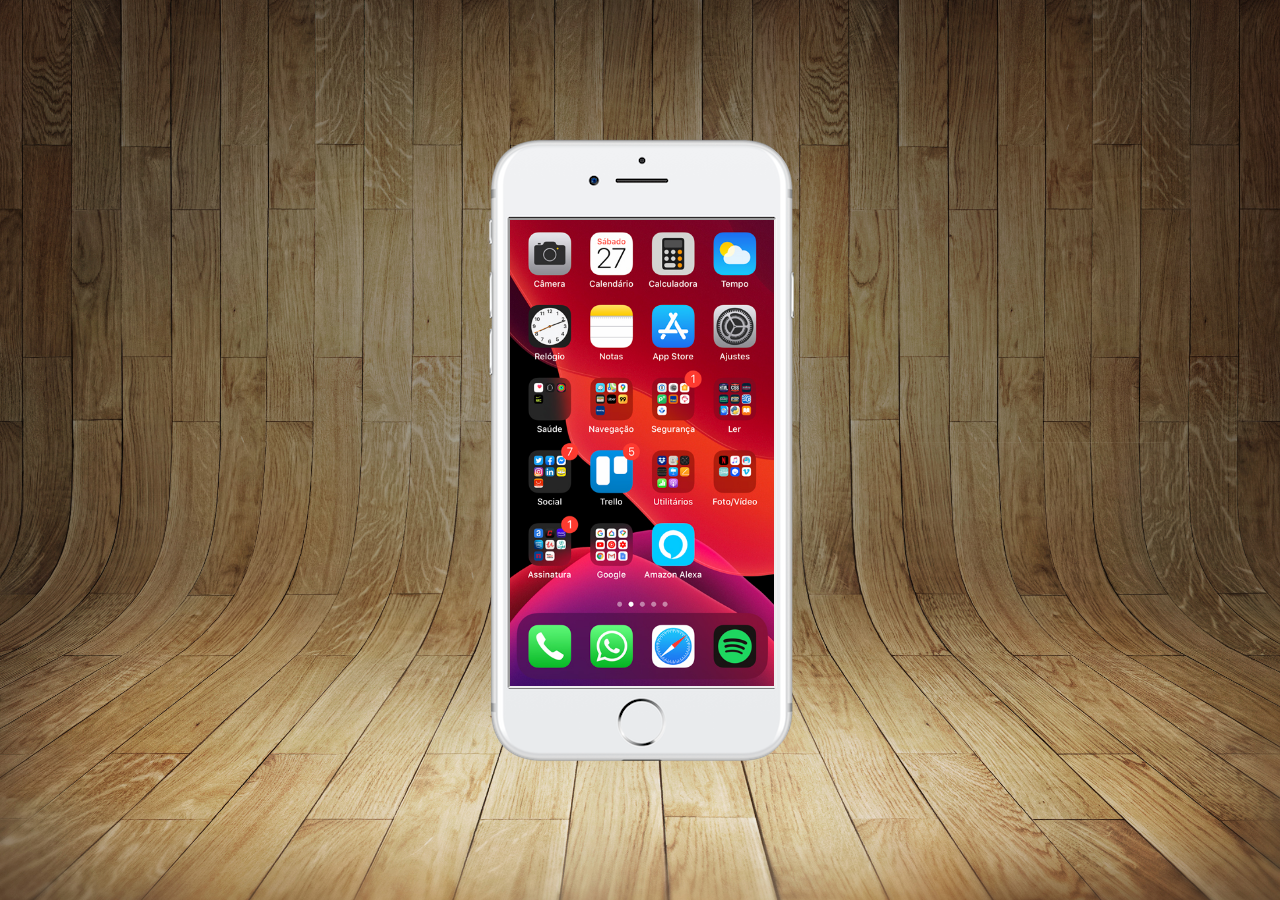
<file: index.html>
<!DOCTYPE html>
<html lang="pt-br">
<head>
    <meta charset="UTF-8">
    <meta name="viewport" content="width=device-width, initial-scale=1.0">
    <title>Projeto Redes Social</title>
    <link rel="shortcut icon" href="favicon/favicon.ico" type="image/x-icon">
    <link rel="stylesheet" href="estilos/style.css">
</head>
<body>
    <main>
        <section id="telefone">
            <iframe src="home.html" name="tela" id="tela"></iframe>
        </section>
        <section id="redes-sociais">

        </section>
    </main>
</body>
</html>
</file>
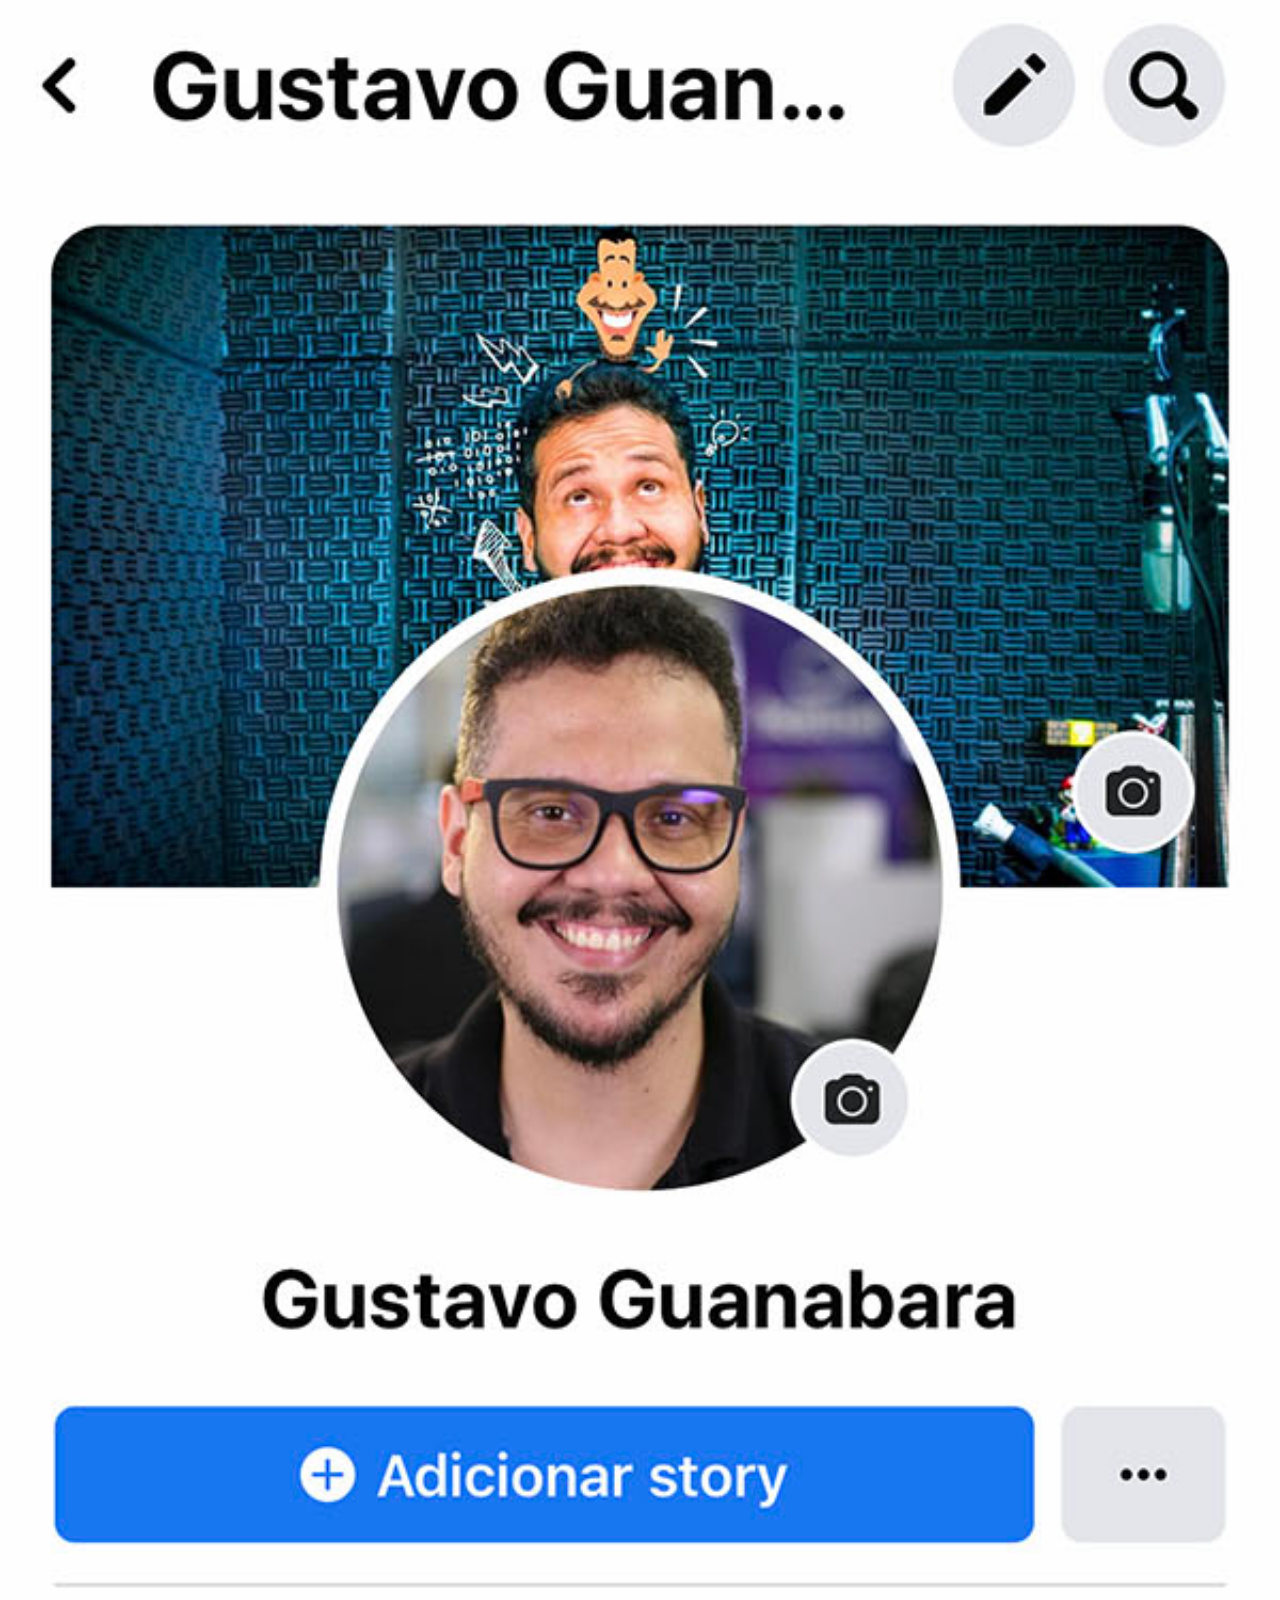
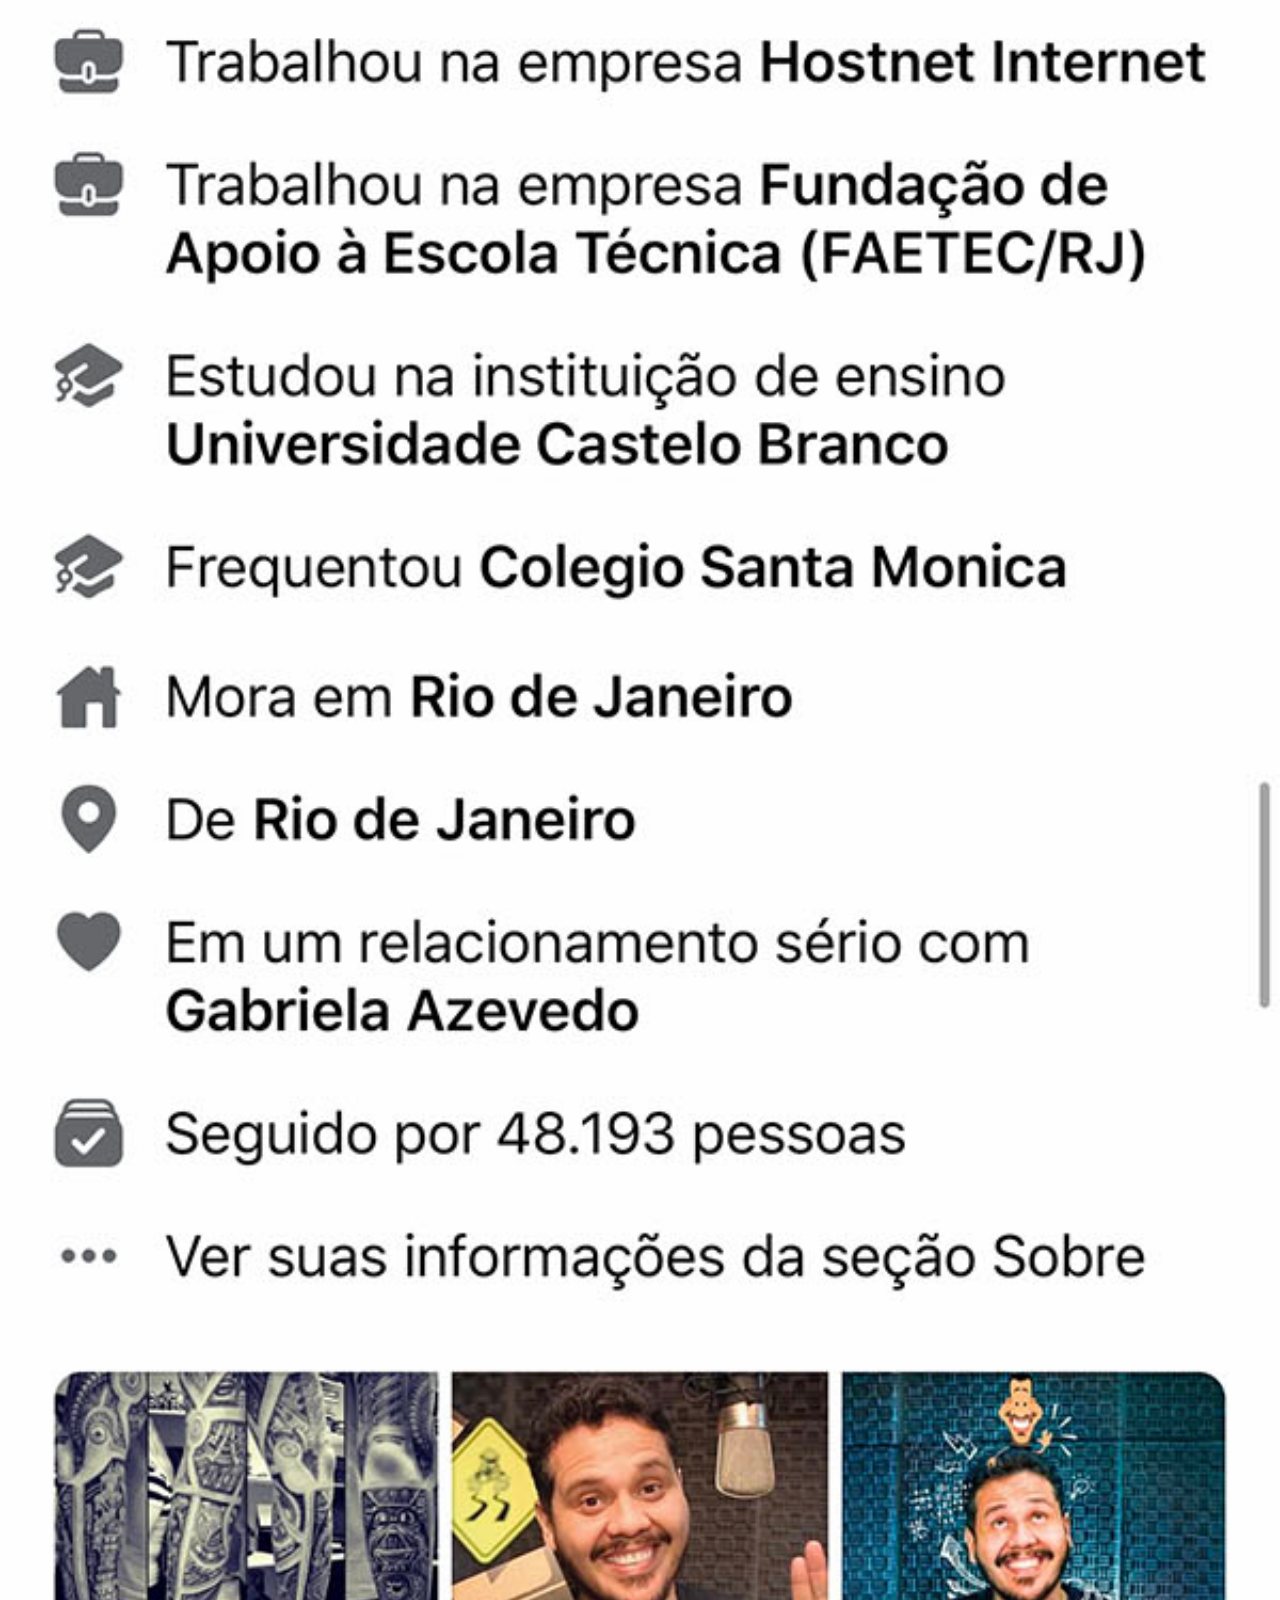
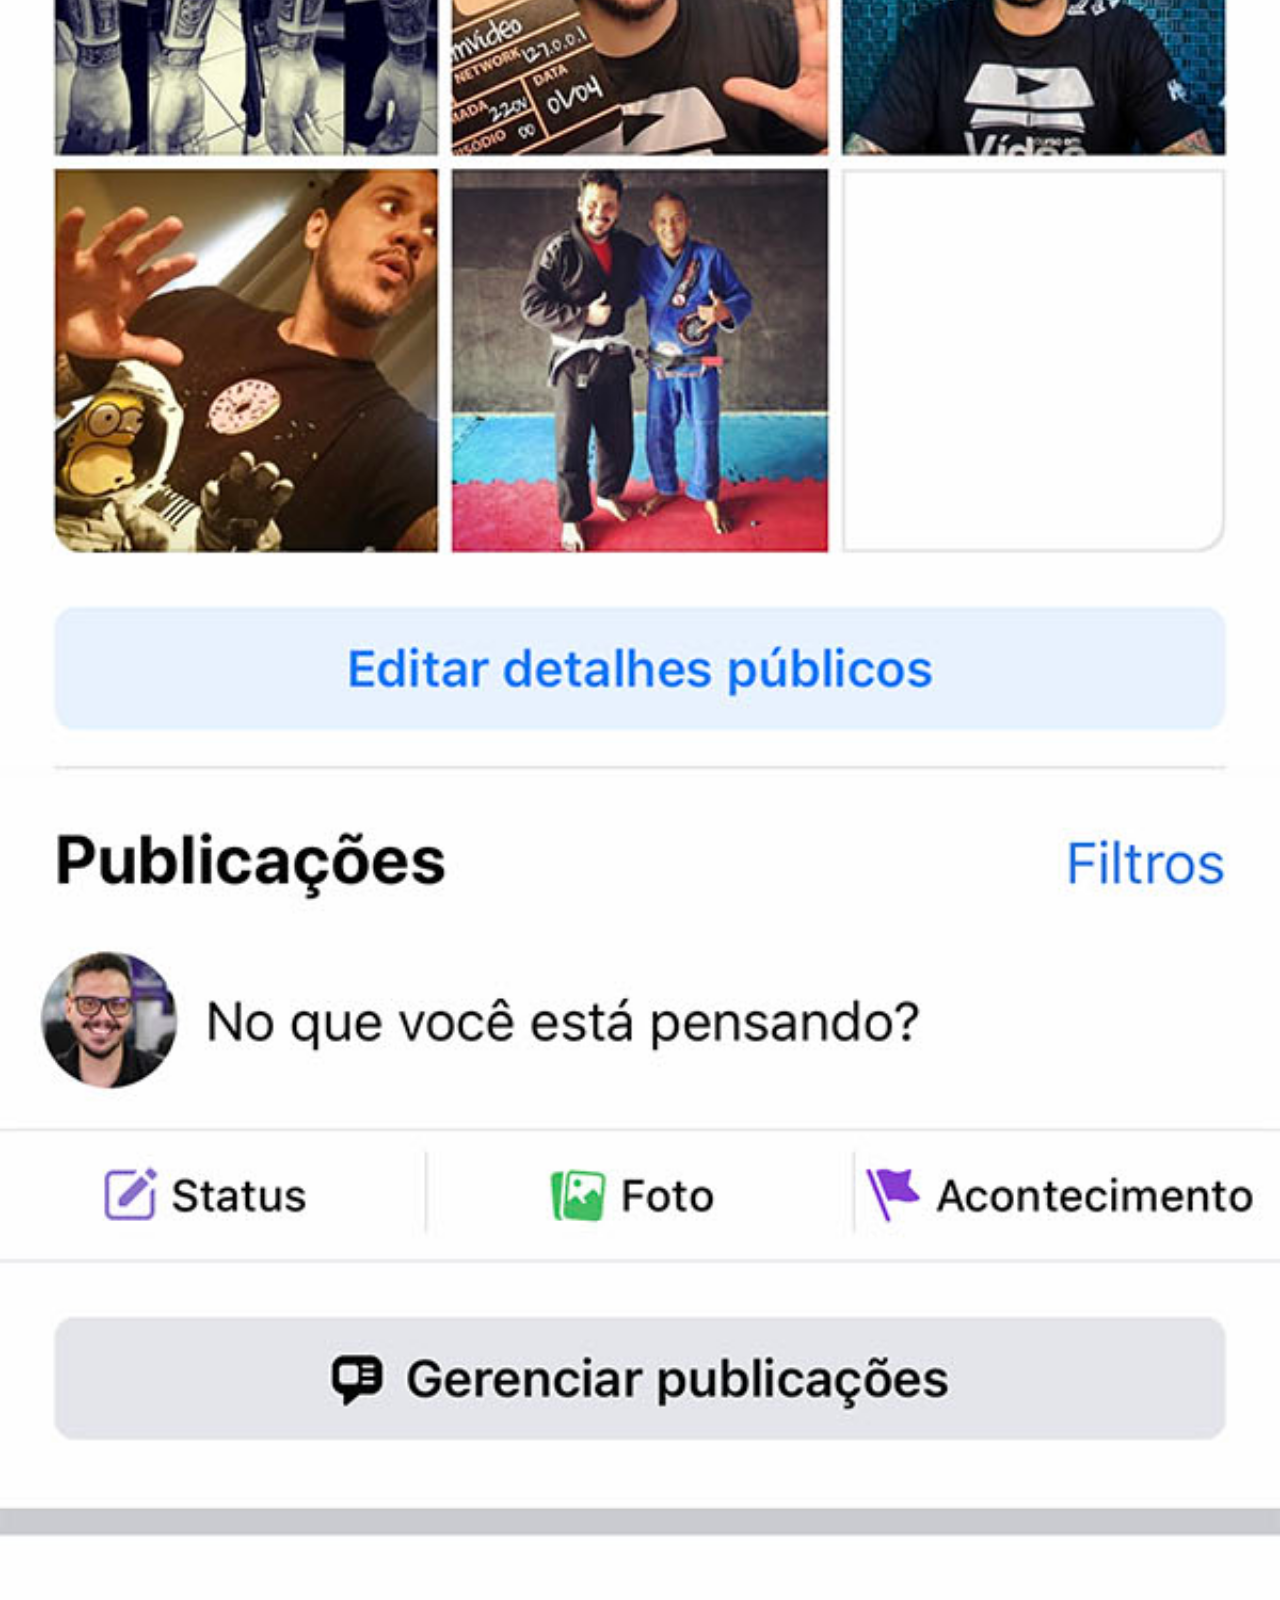
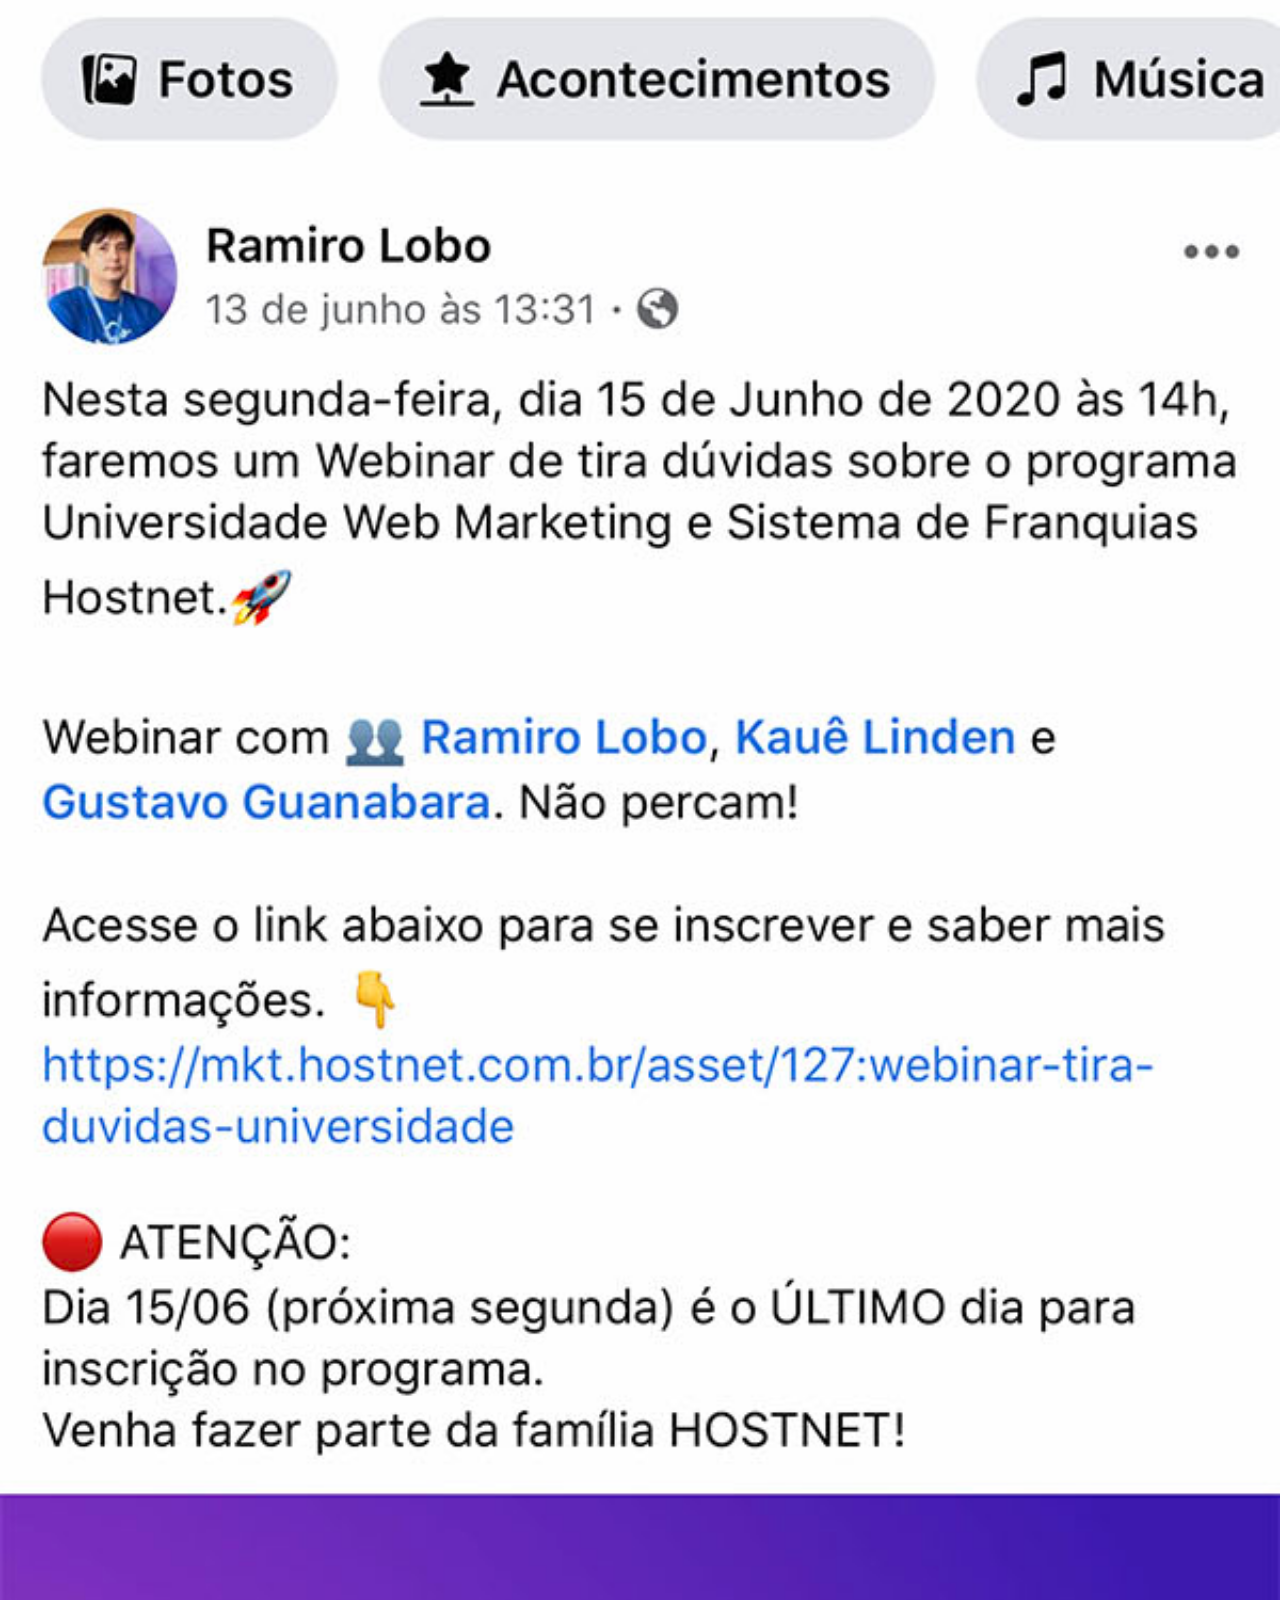
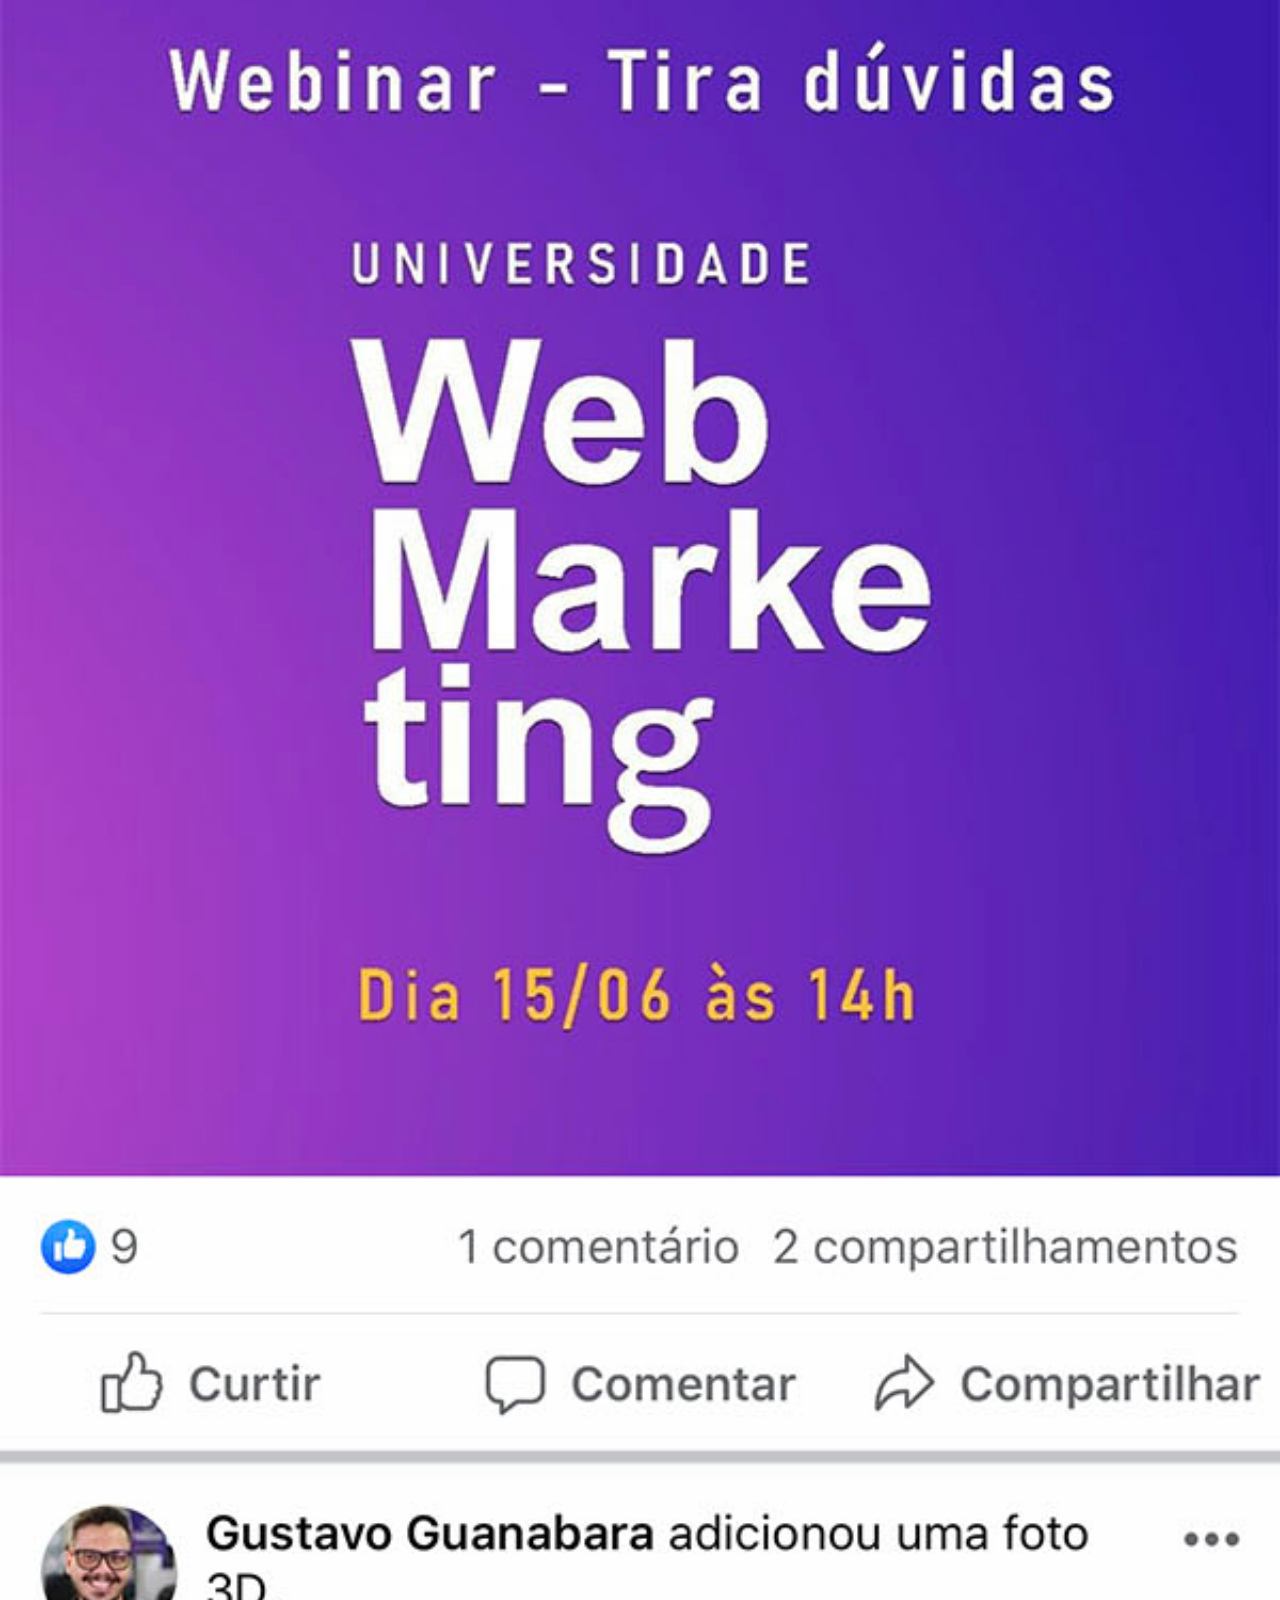
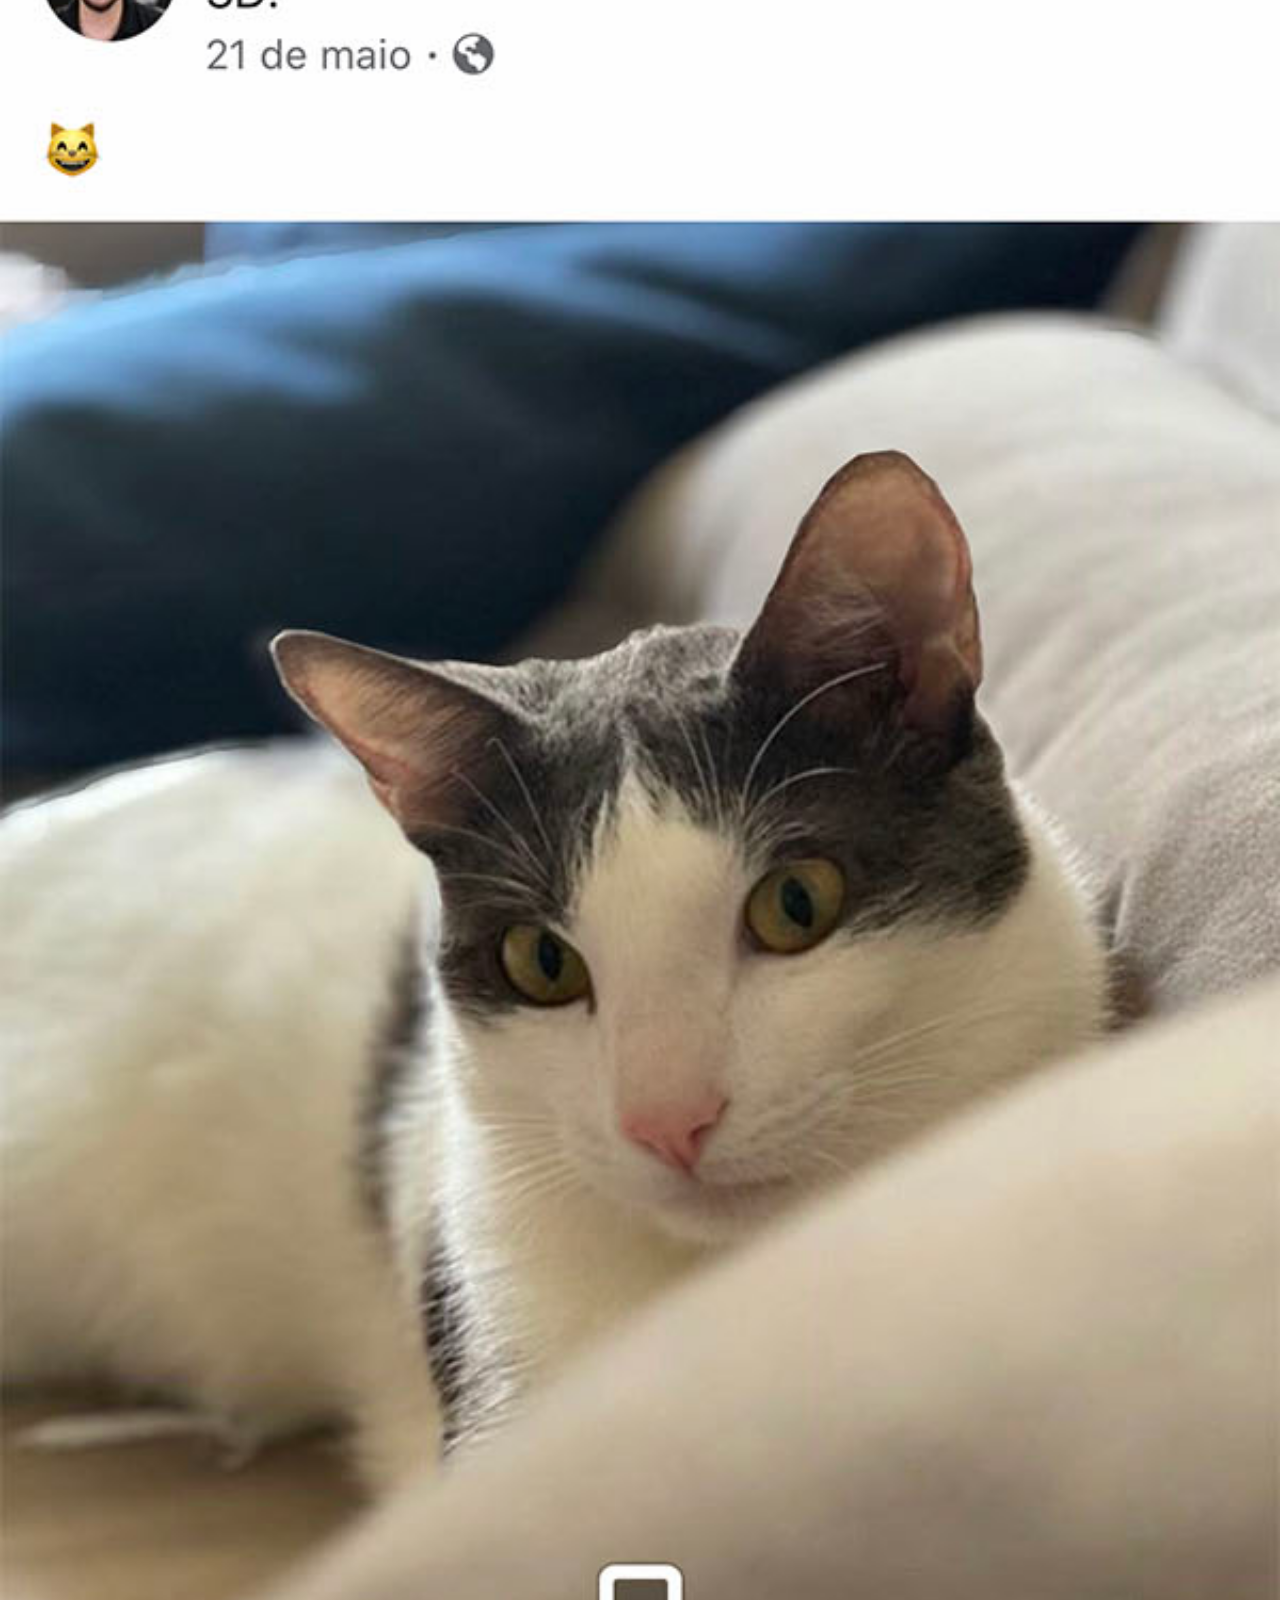
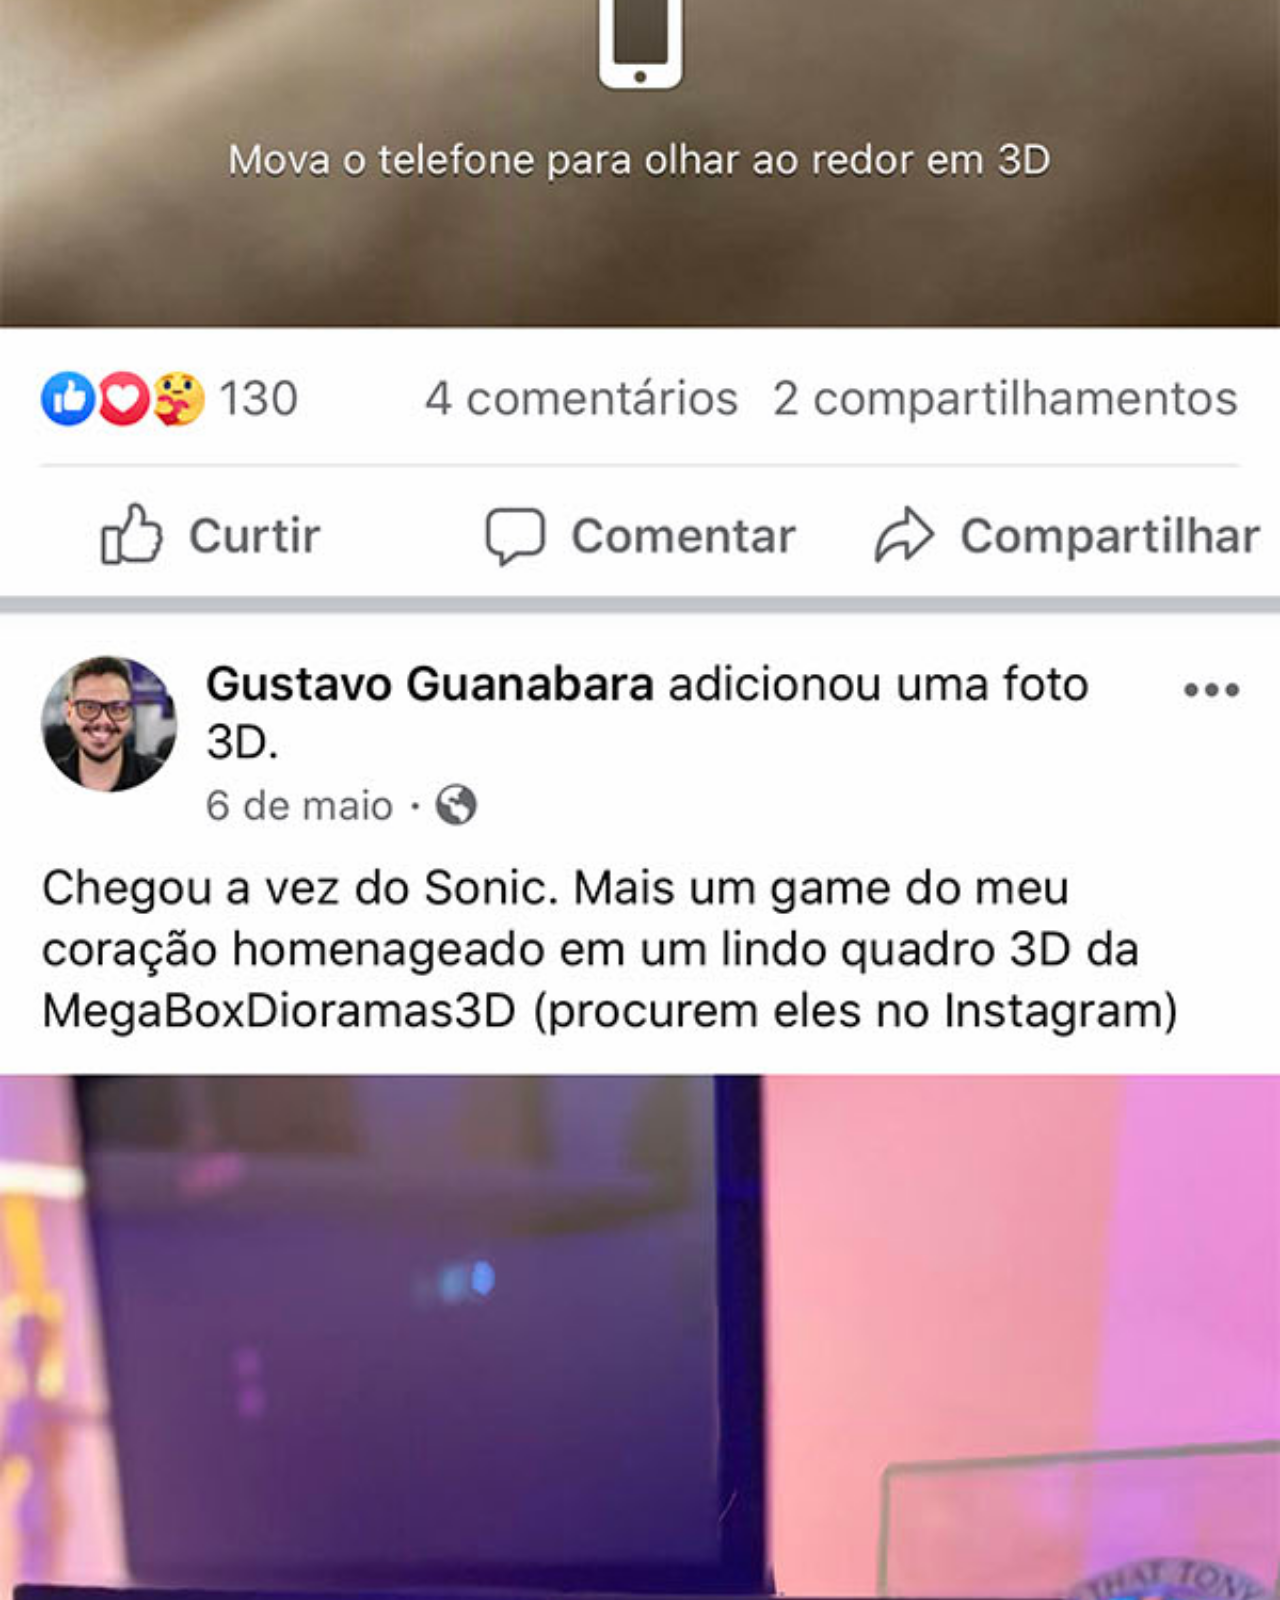
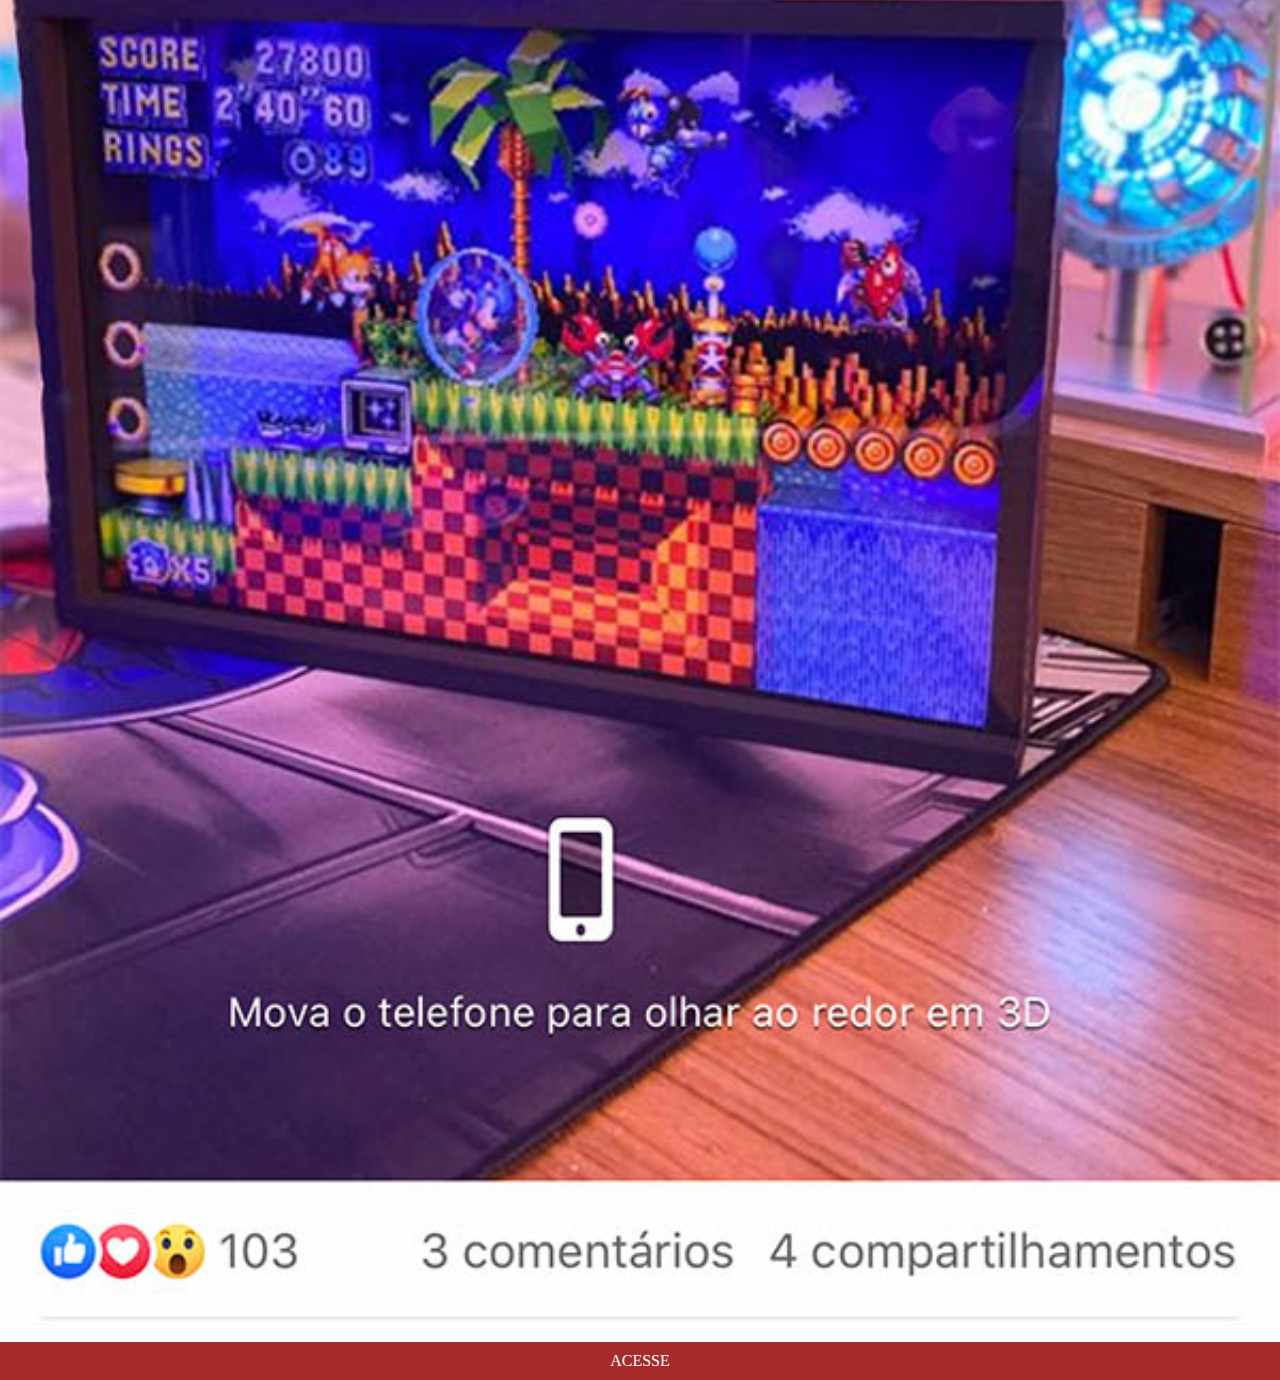
<file: facebook.html>
<!DOCTYPE html>
<html lang="pt-br">
<head>
    <meta charset="UTF-8">
    <meta name="viewport" content="width=device-width, initial-scale=1.0">
    <title>facebook</title>
    <link rel="stylesheet" href="estilos/botao.css">
</head>
<body>
    <img src="imagem/tela-facebook.jpg" alt="Facebook">
    <a href="https://web.facebook.com/?_rdc=1&_rdr#" target="_blank">ACESSE</a>
</body>
</html>
</file>
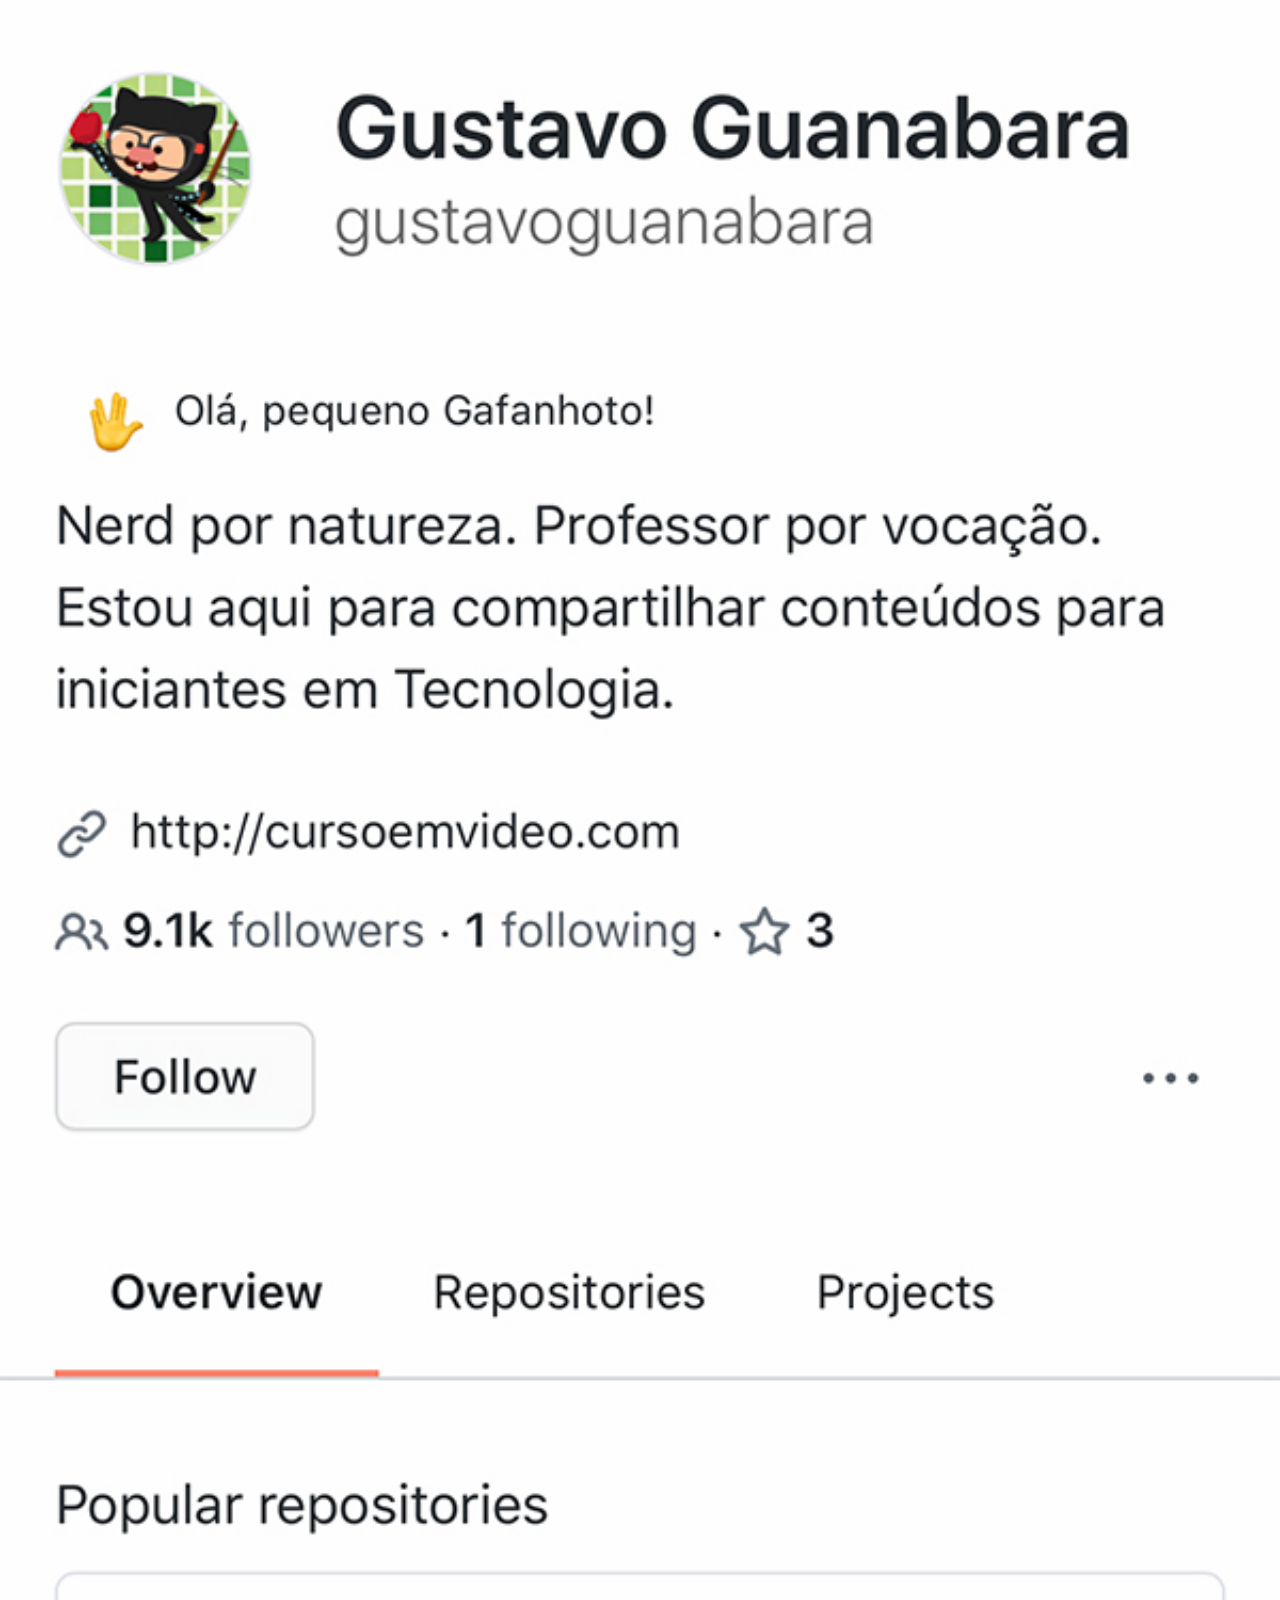
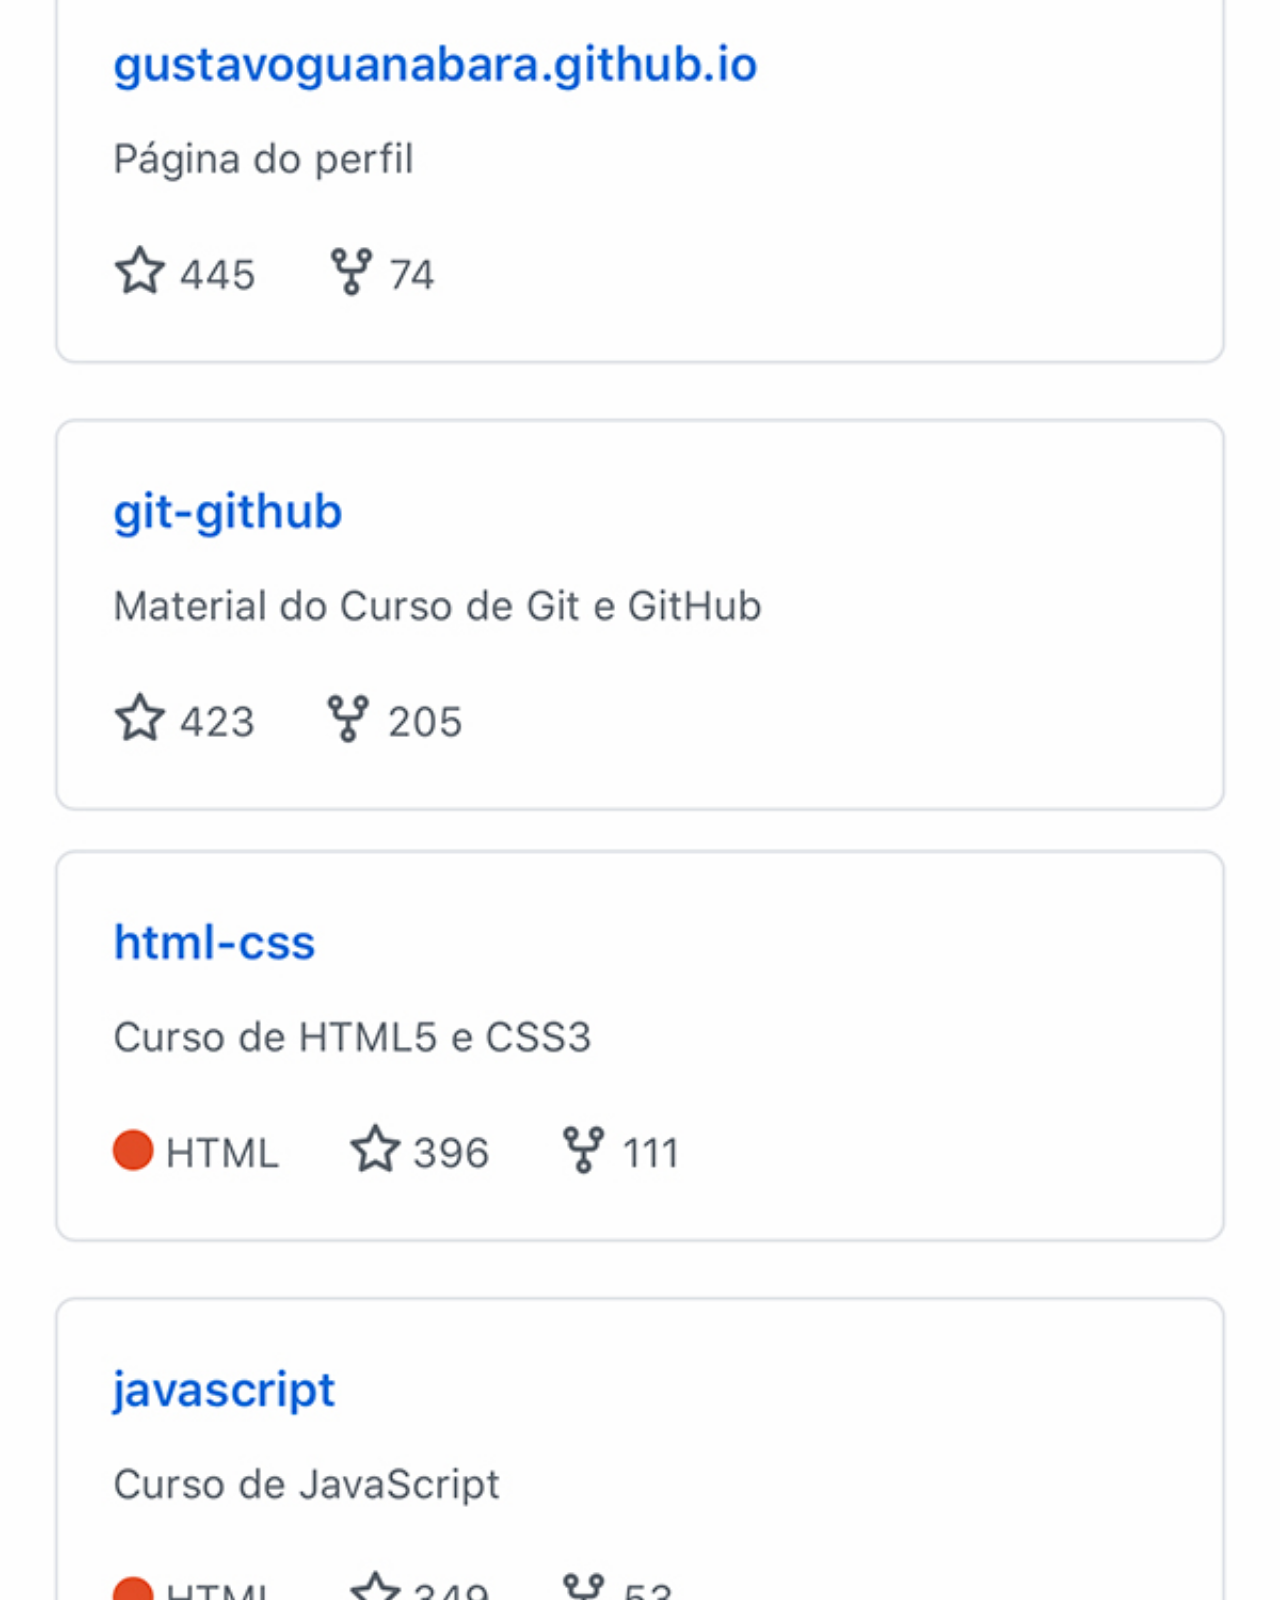
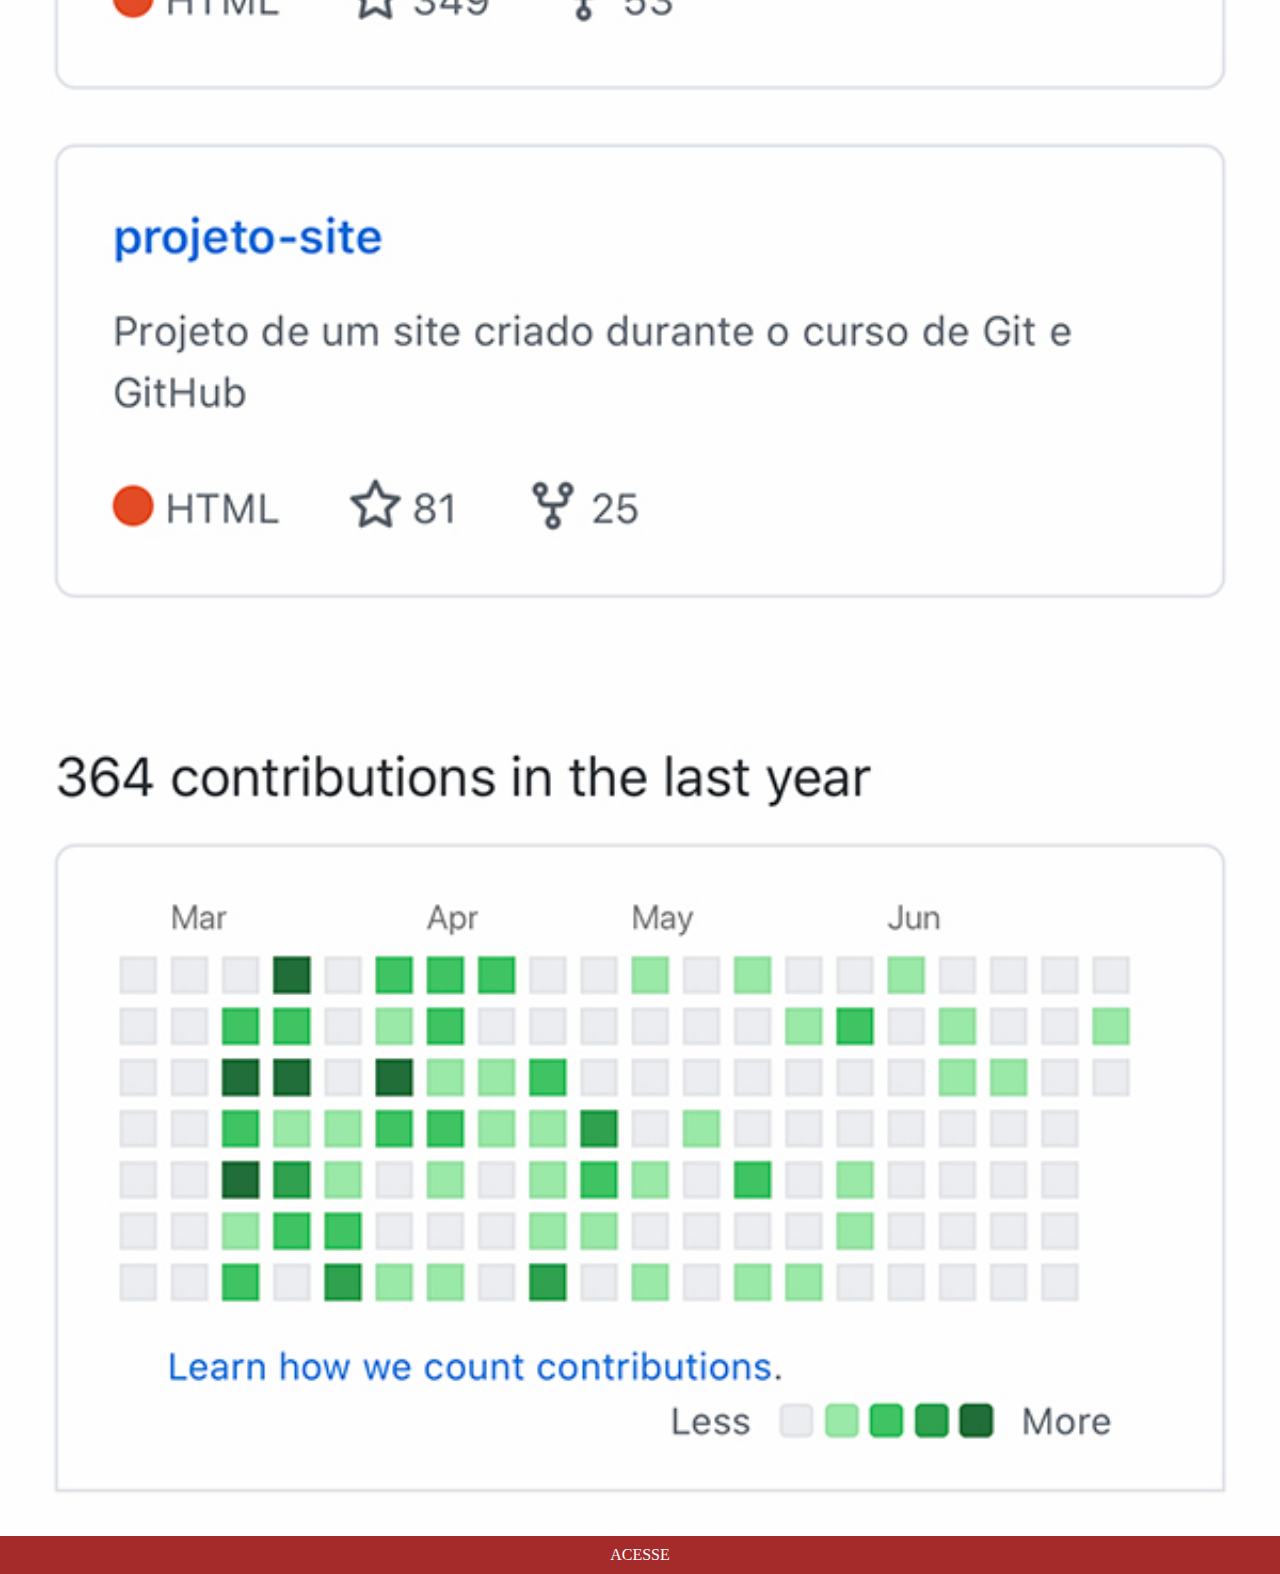
<file: github.html>
<!DOCTYPE html>
<html lang="pt-br">
<head>
    <meta charset="UTF-8">
    <meta name="viewport" content="width=device-width, initial-scale=1.0">
    <title>facebook</title>
    <link rel="stylesheet" href="estilos/botao.css">
</head>
<body>
    <img src="imagem/tela-github.jpg" alt="Github">
    <a href="https://github.com/JoseGeidson/projeto-social/settings/pages" target="_blank">ACESSE</a>
</body>
</html>
</file>
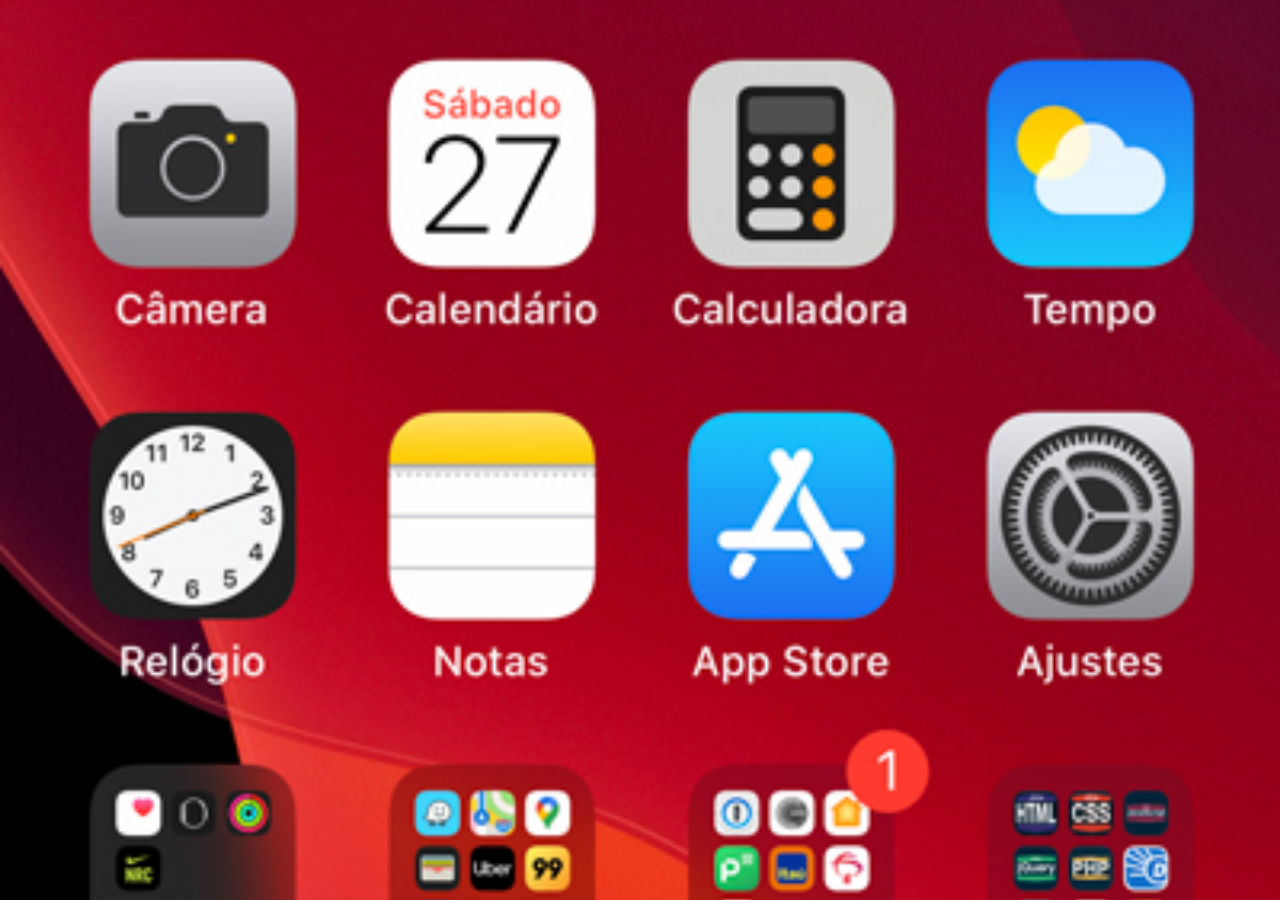
<file: home.html>
<!DOCTYPE html>
<html lang="pt-br">
<head>
    <meta charset="UTF-8">
    <meta name="viewport" content="width=device-width, initial-scale=1.0">
    <title>home</title>
    <style>
        * {
            margin: 0px;
            padding: 0px;
        }

        body {
            height: 100vh;
            width: 100vw;
            background: black url('imagem/tela-home.jpg') no-repeat top center;
            background-size: cover;
        }
    </style>
</head>
<body>
    
</body>
</html>
</file>
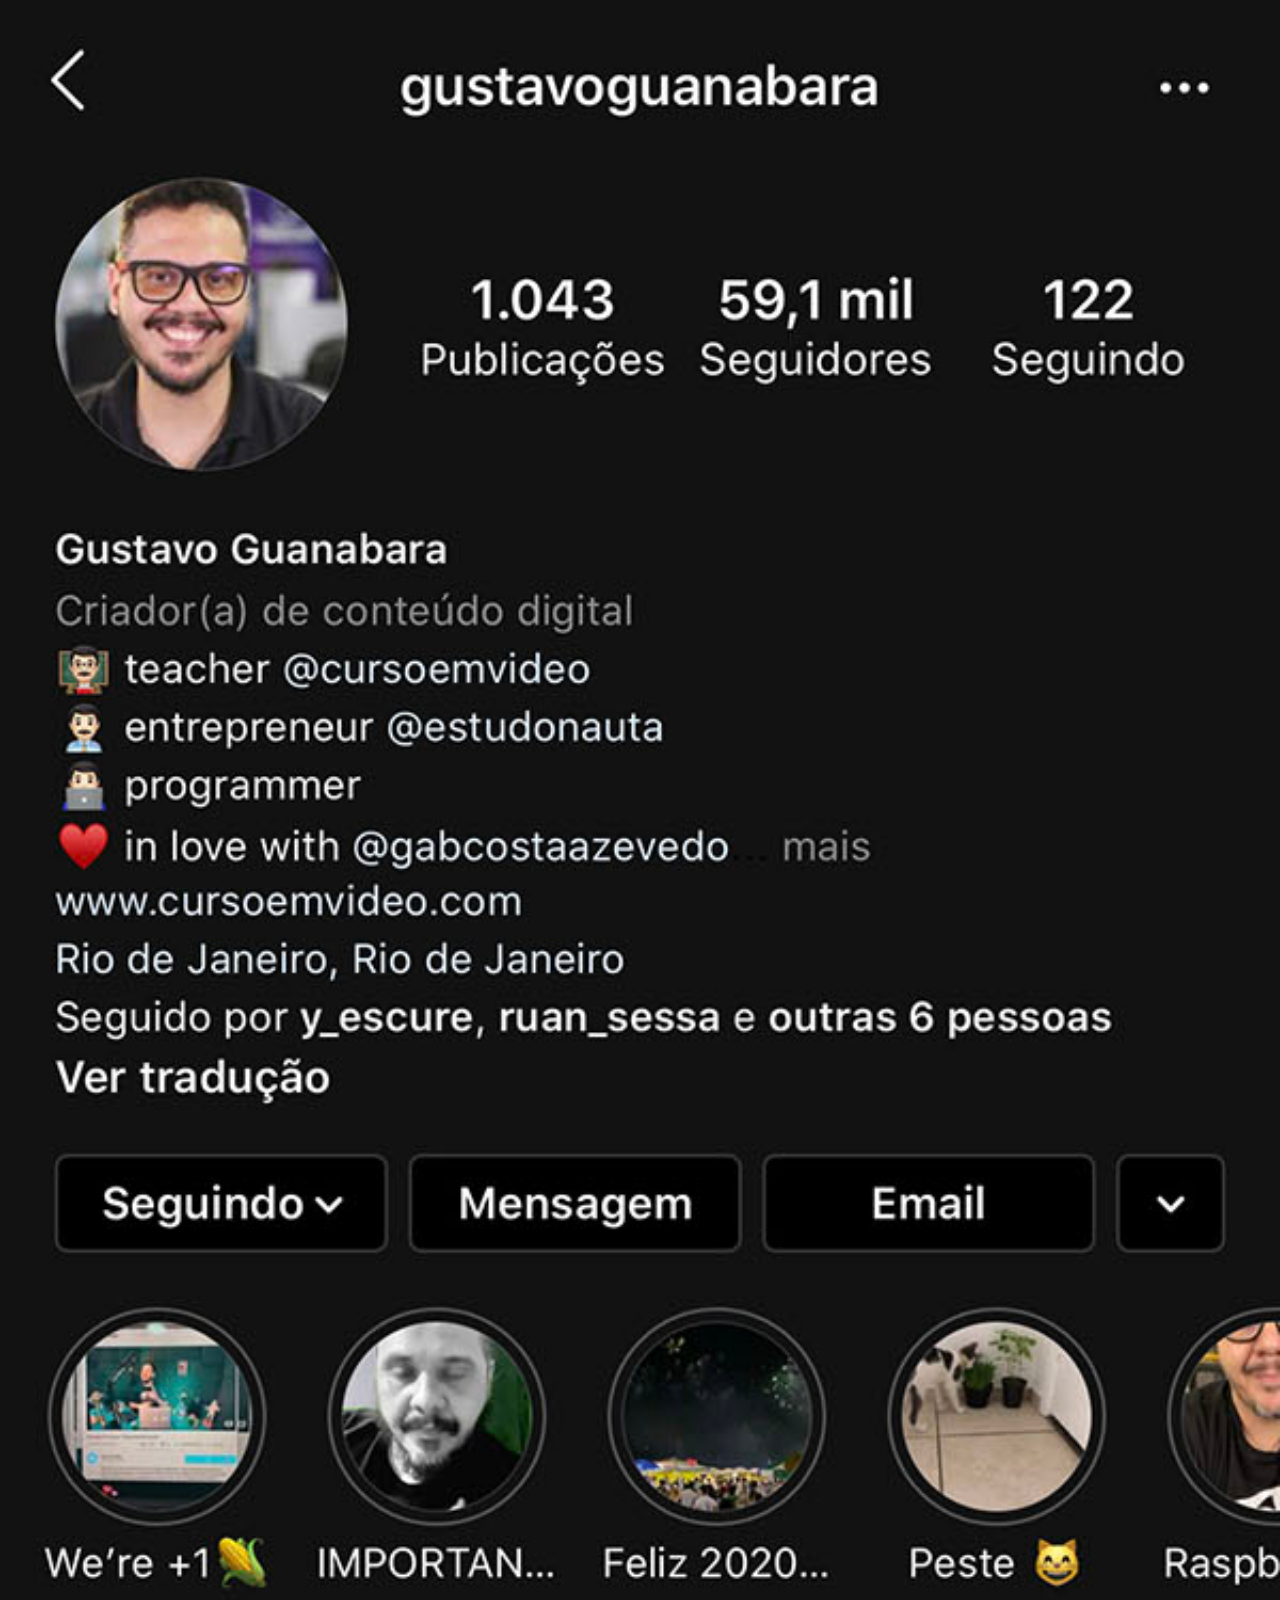
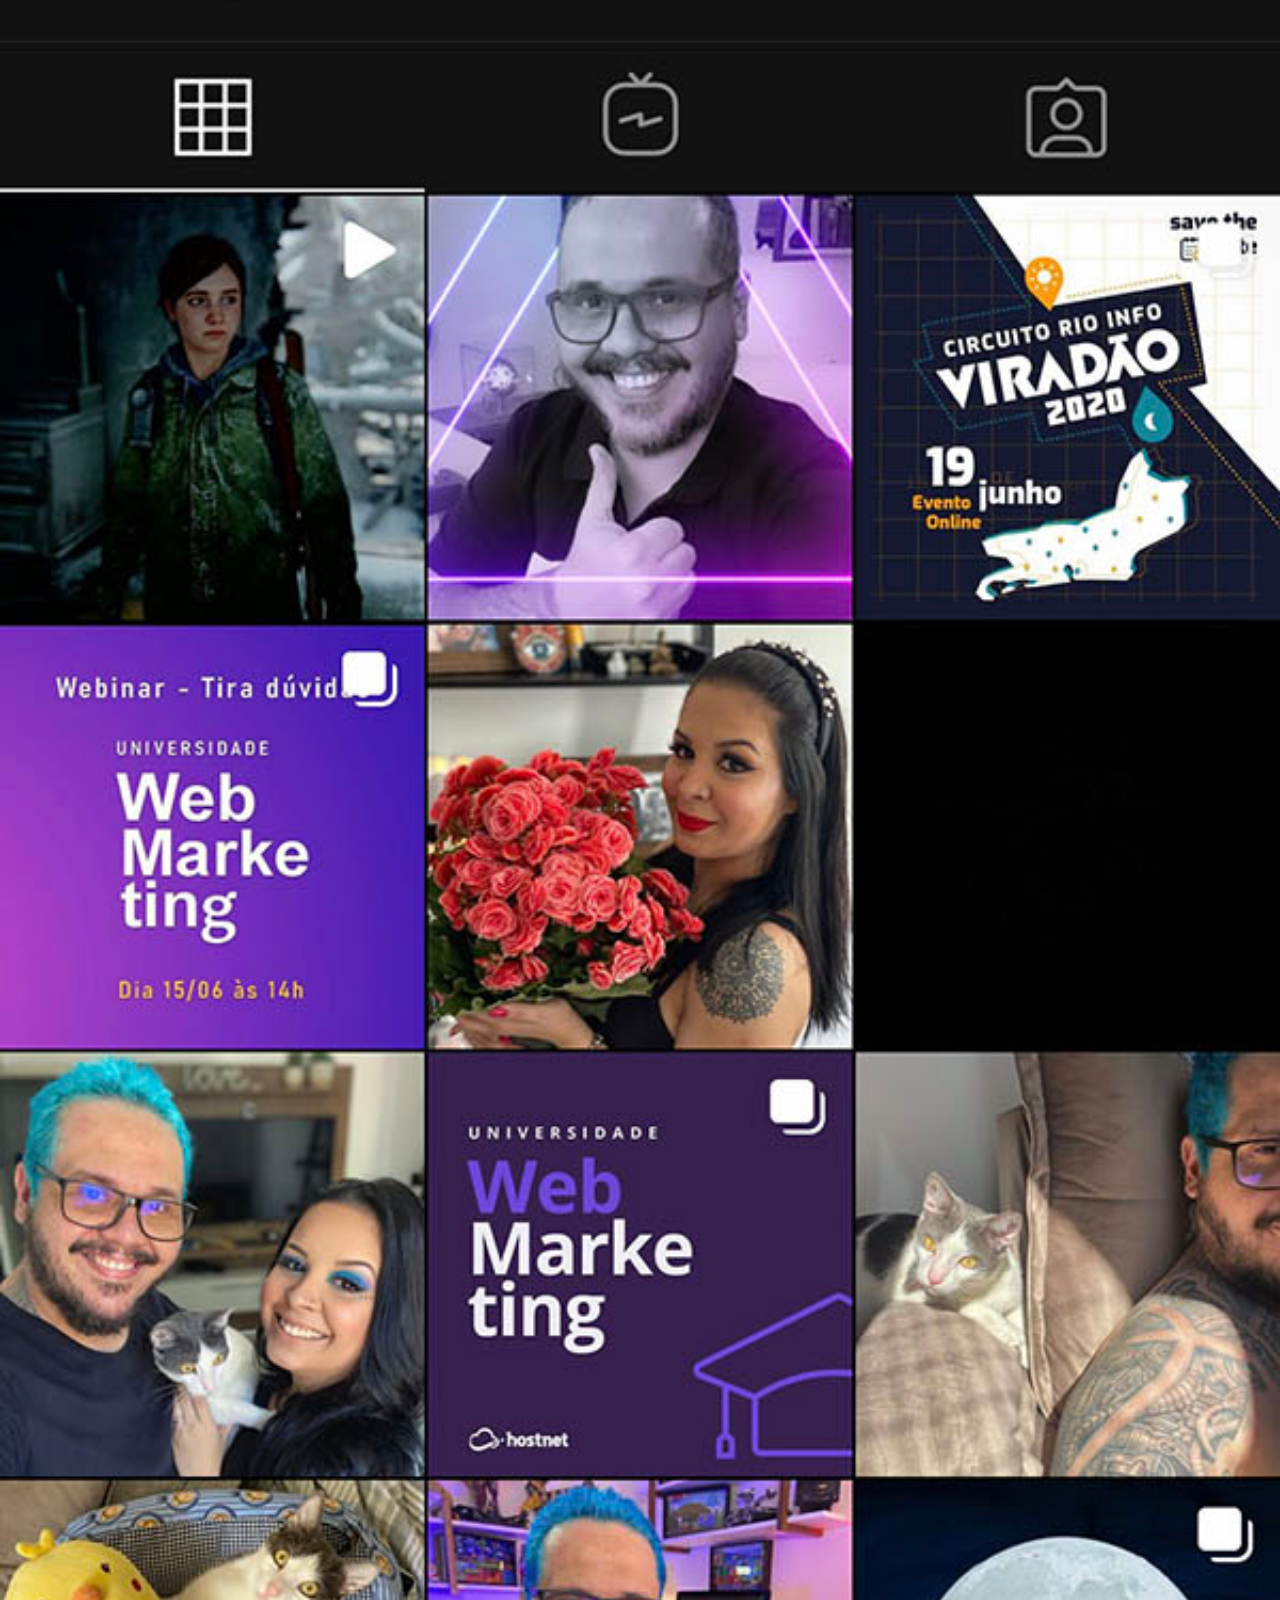
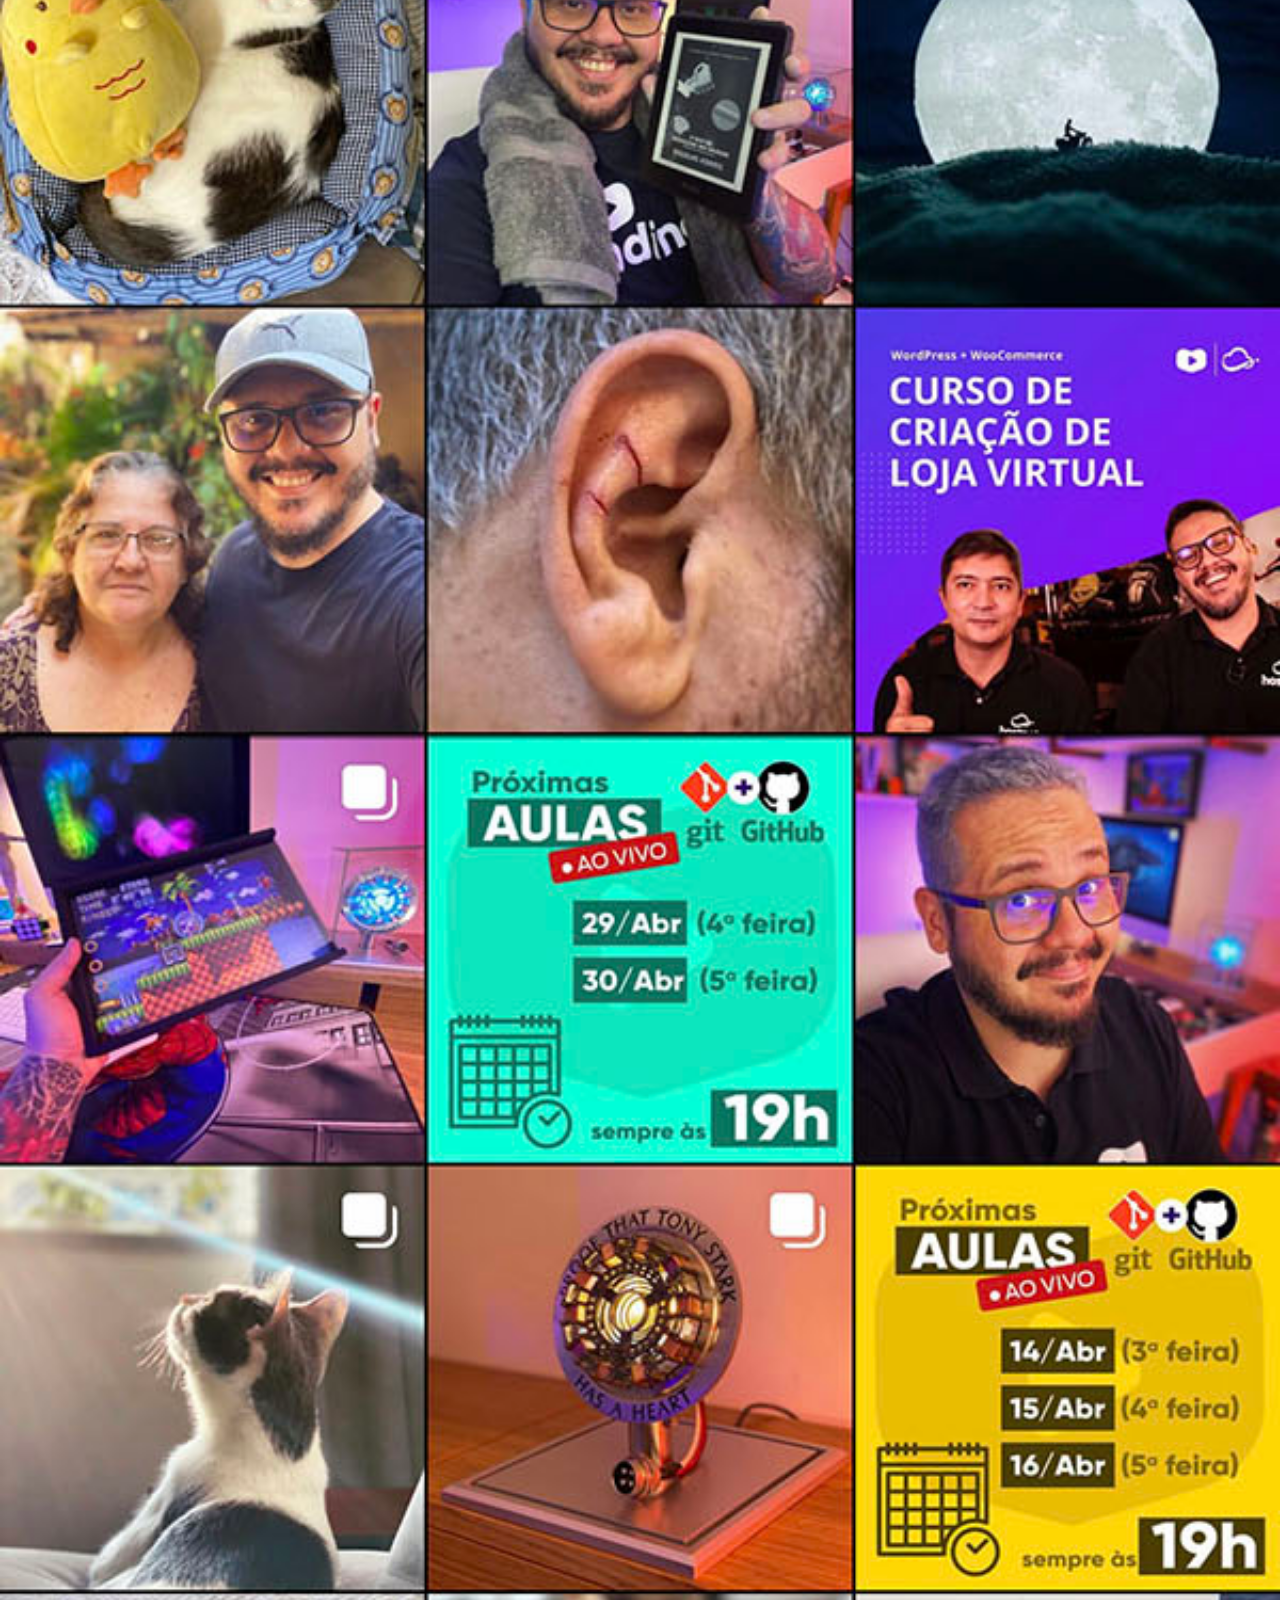
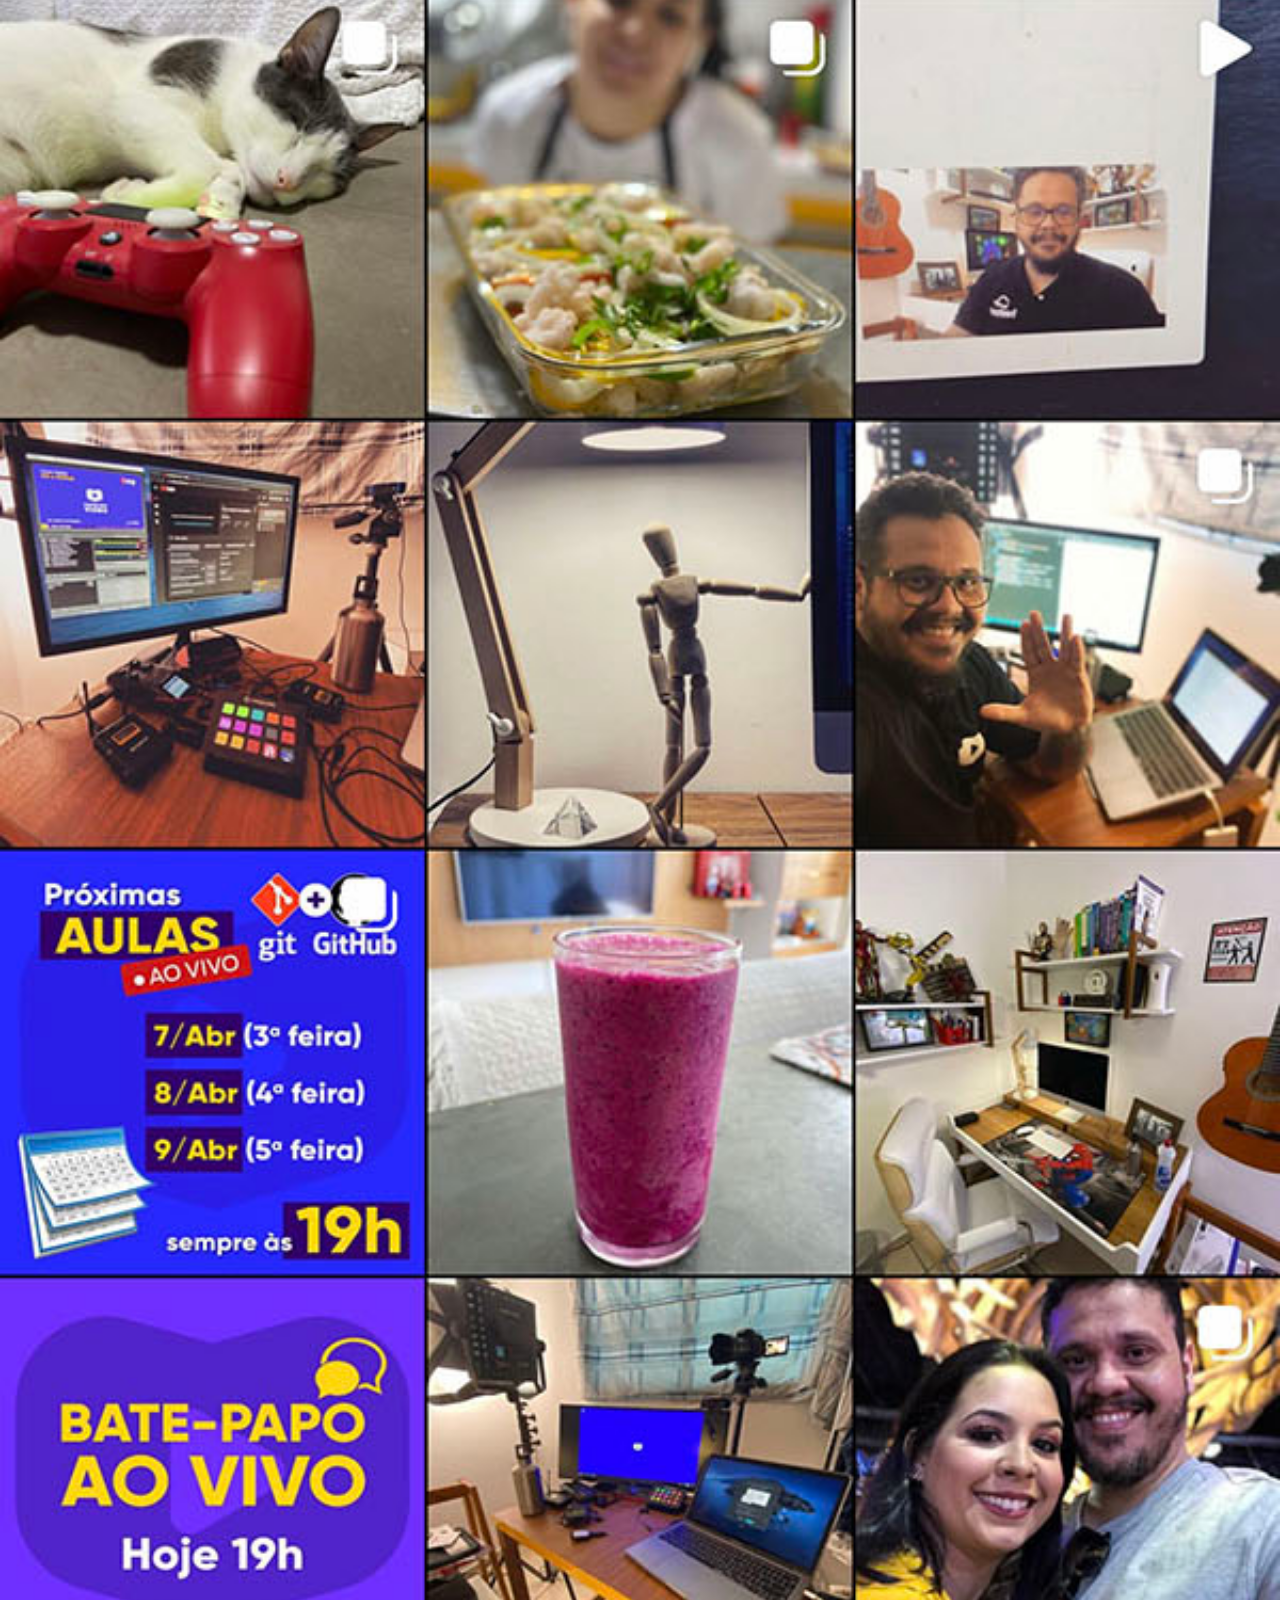
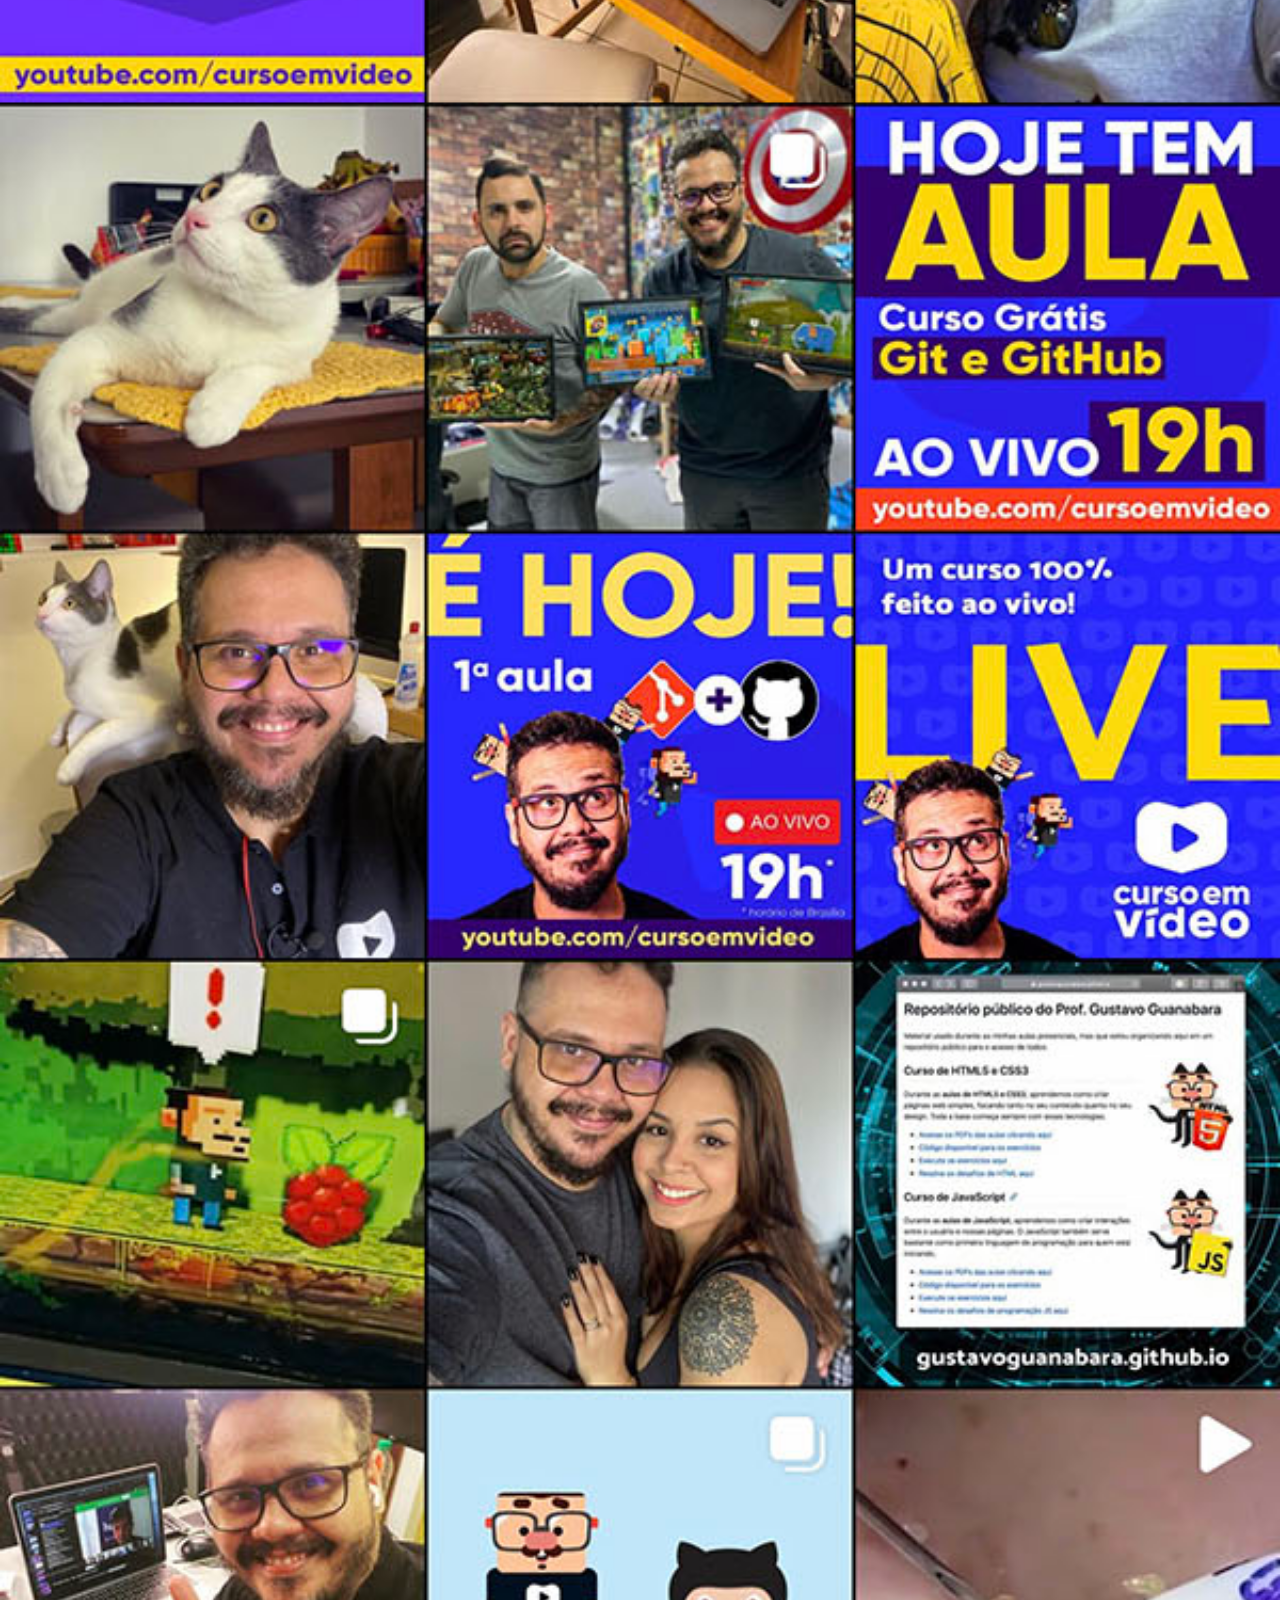
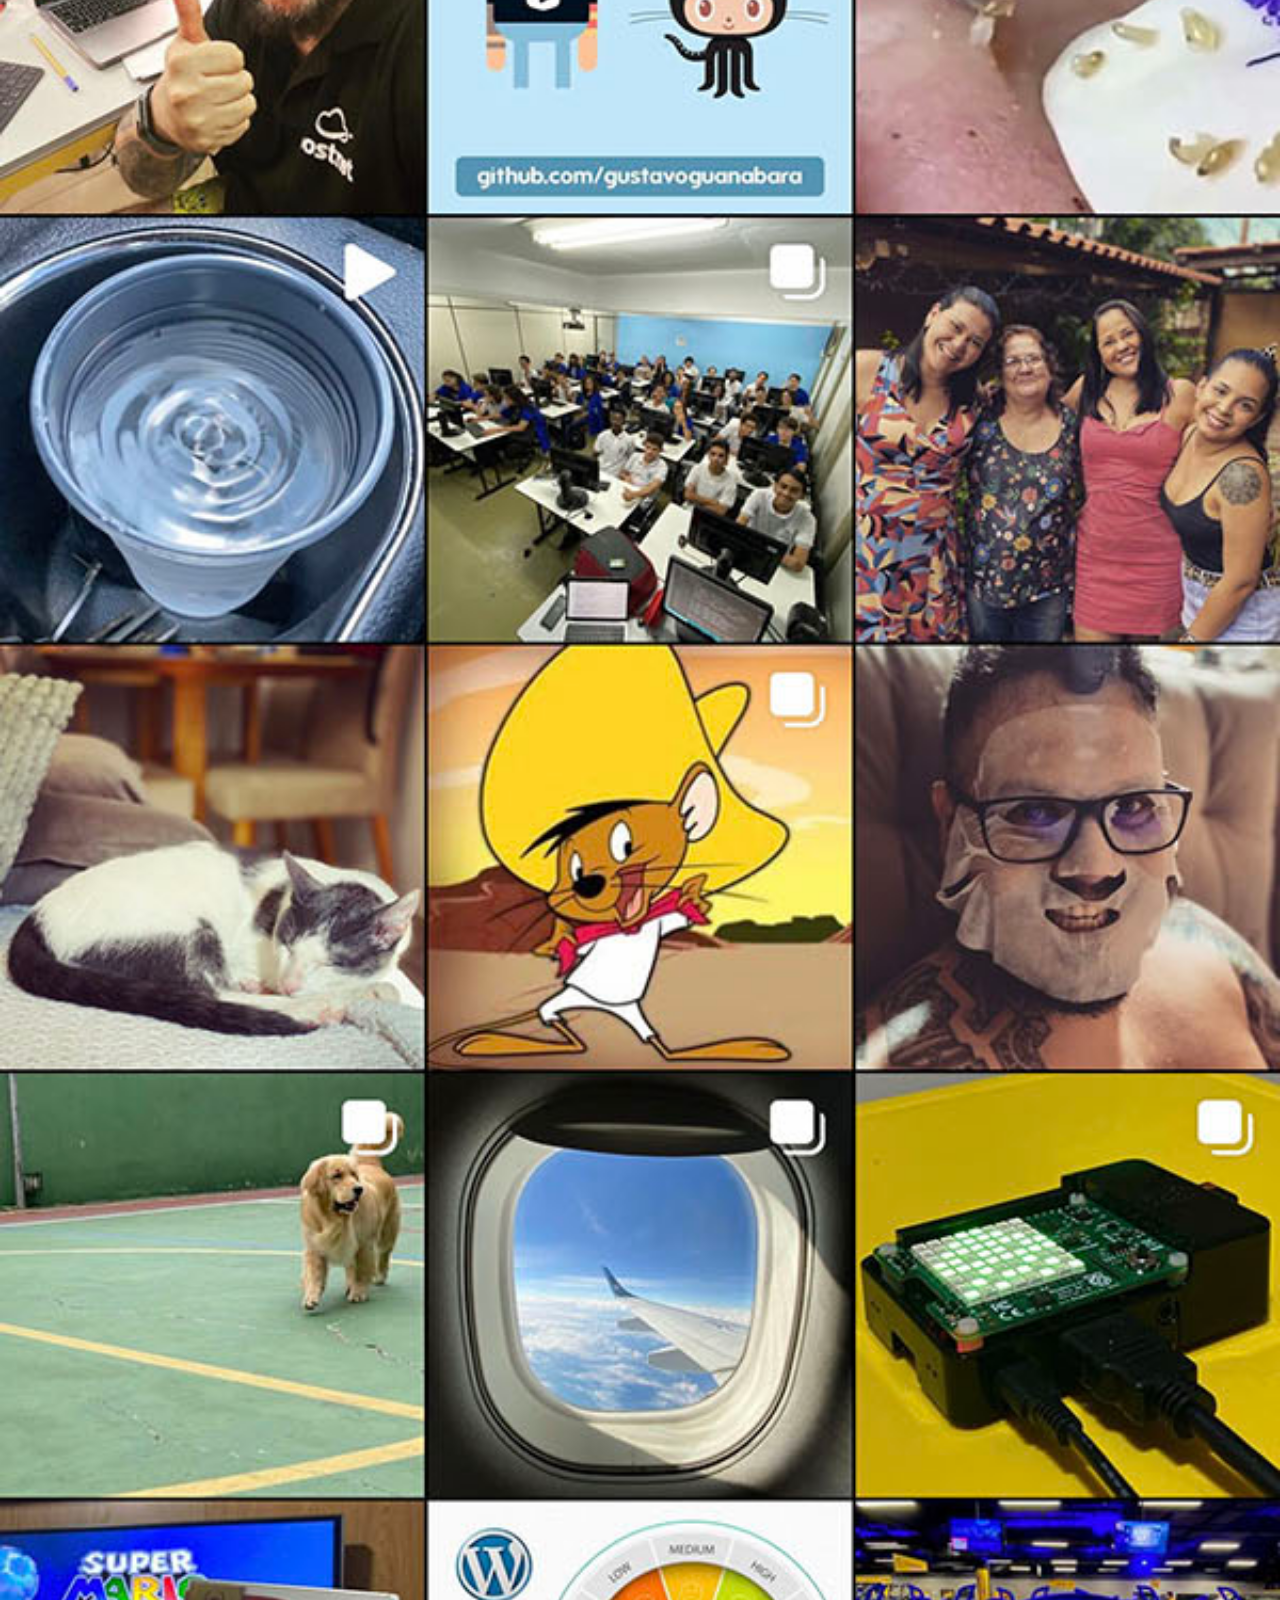
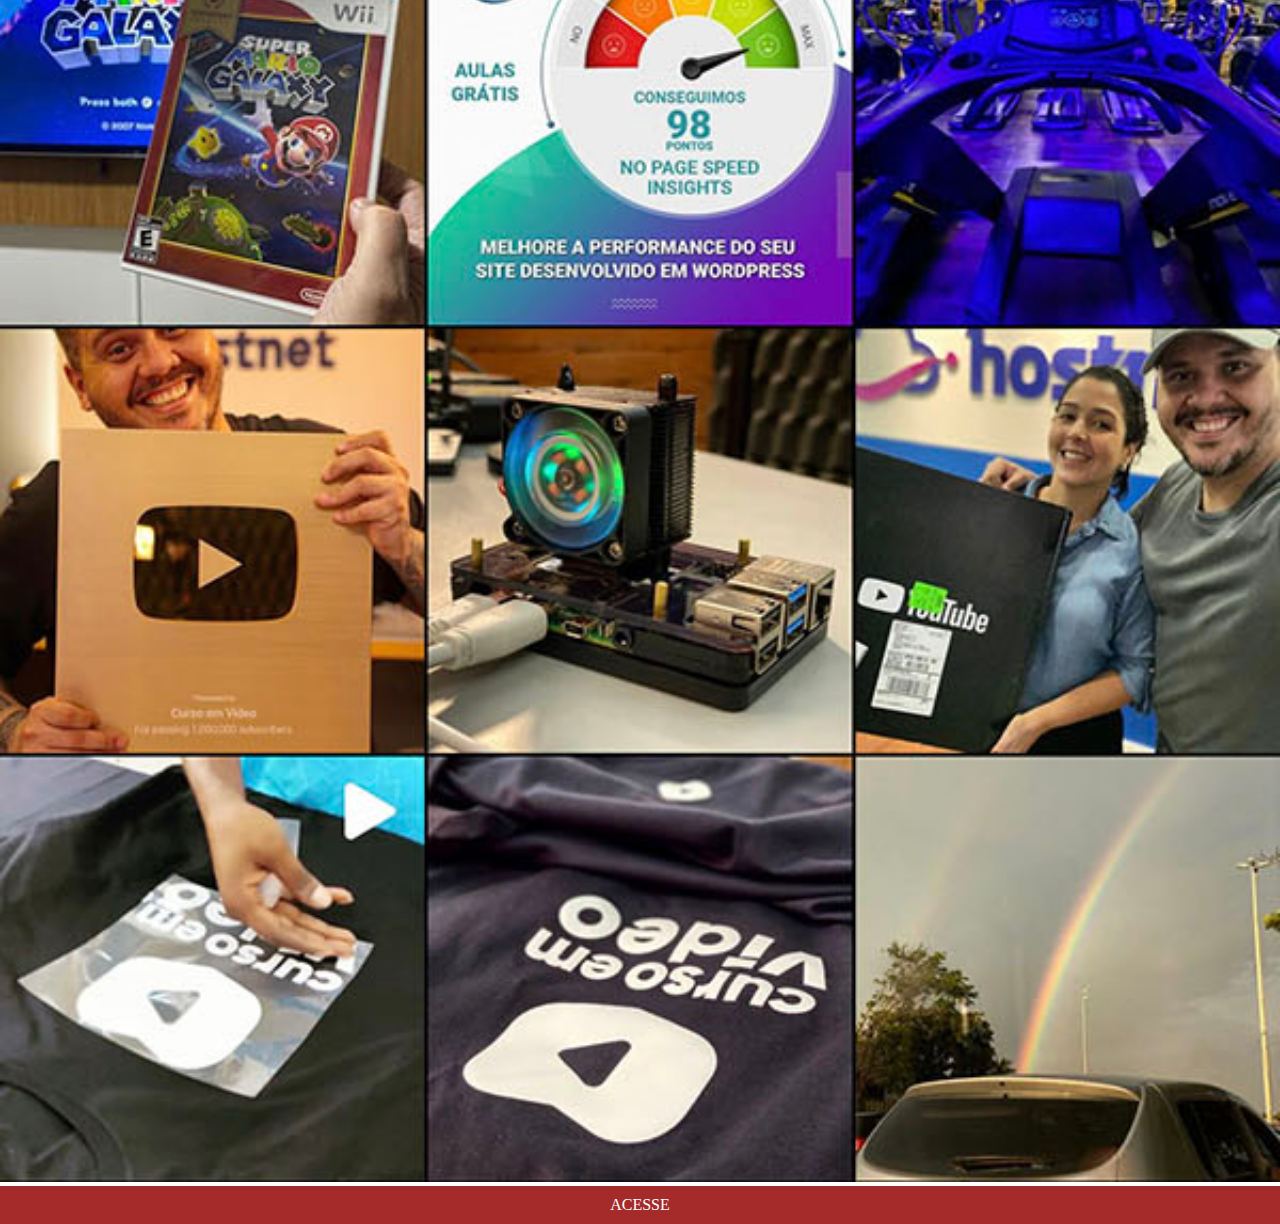
<file: instagram.html>
<!DOCTYPE html>
<html lang="pt-br">
<head>
    <meta charset="UTF-8">
    <meta name="viewport" content="width=device-width, initial-scale=1.0">
    <title>facebook</title>
    <link rel="stylesheet" href="estilos/botao.css">
</head>
<body>
    <img src="imagem/tela-instagram.jpg" alt="Instagram">
    <a href="https://www.instagram.com/explore/search/" target="_blank">ACESSE</a>
</body>
</html>
</file>
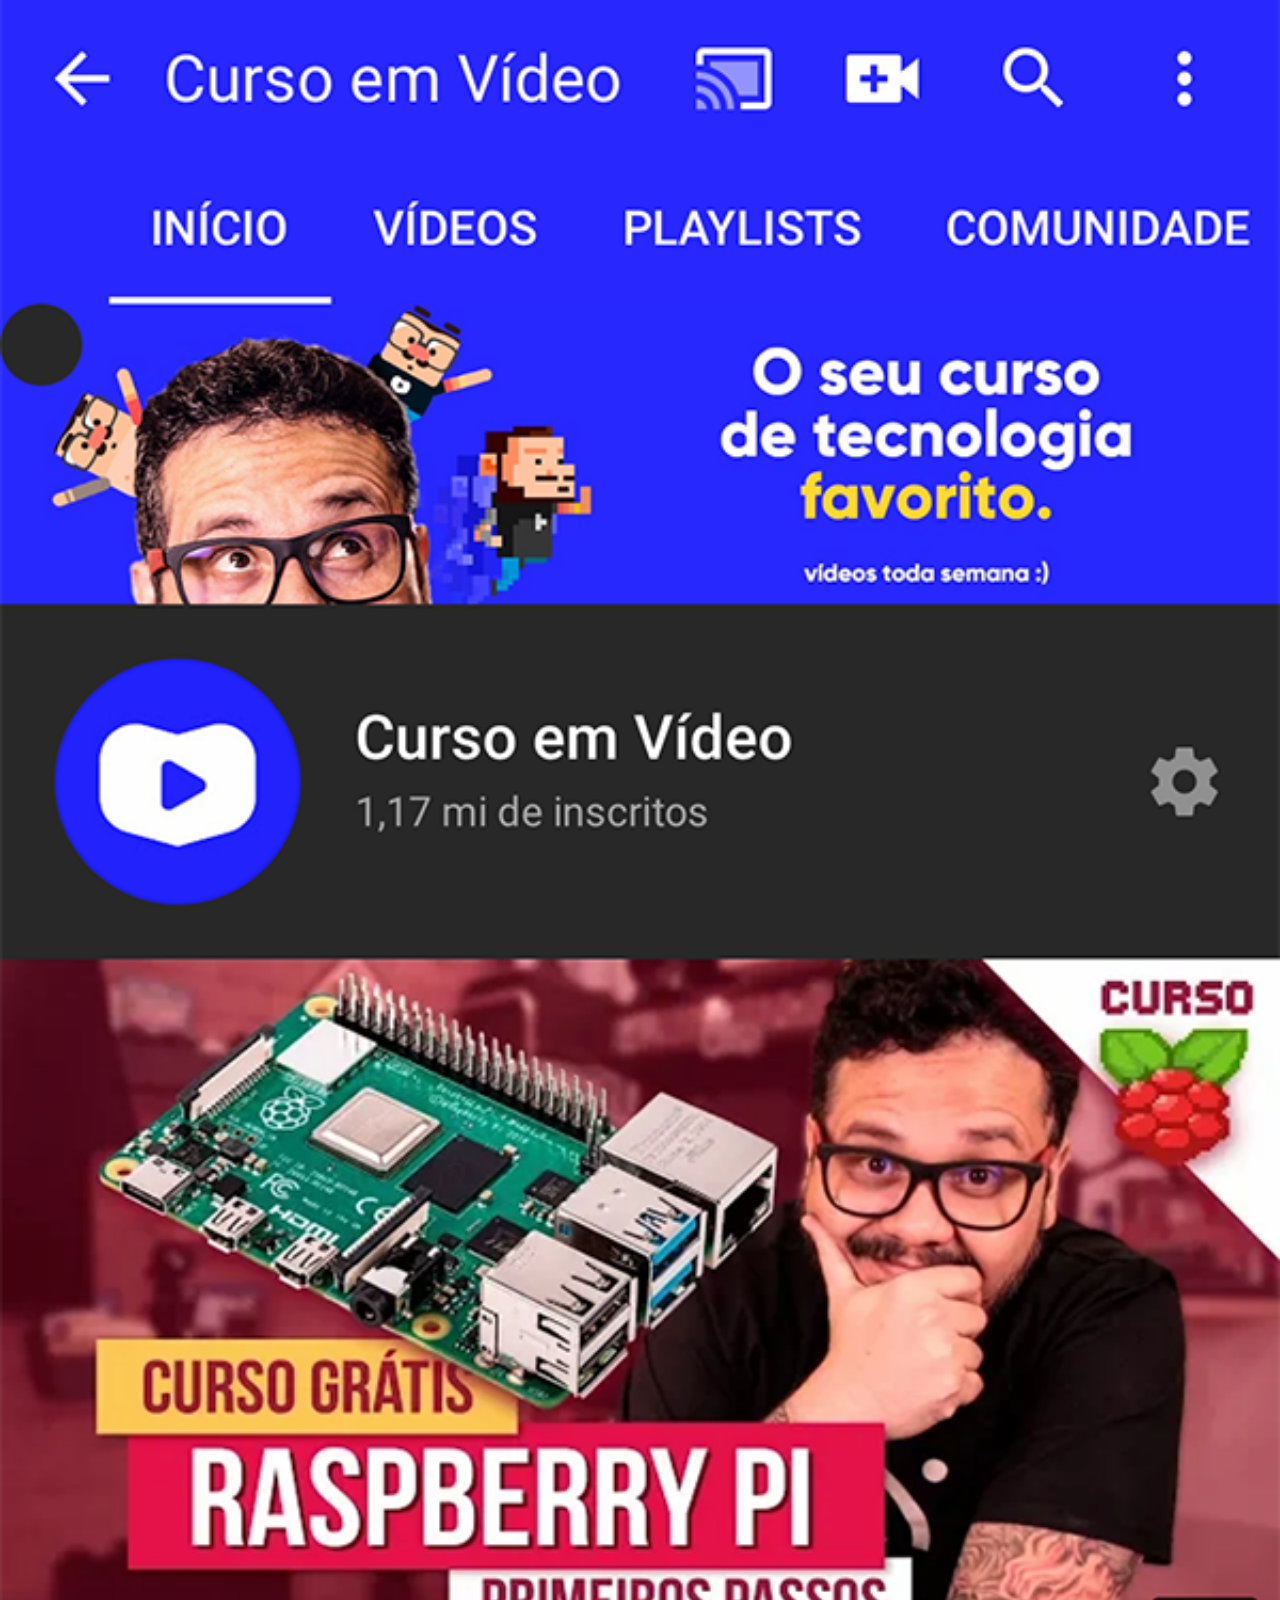
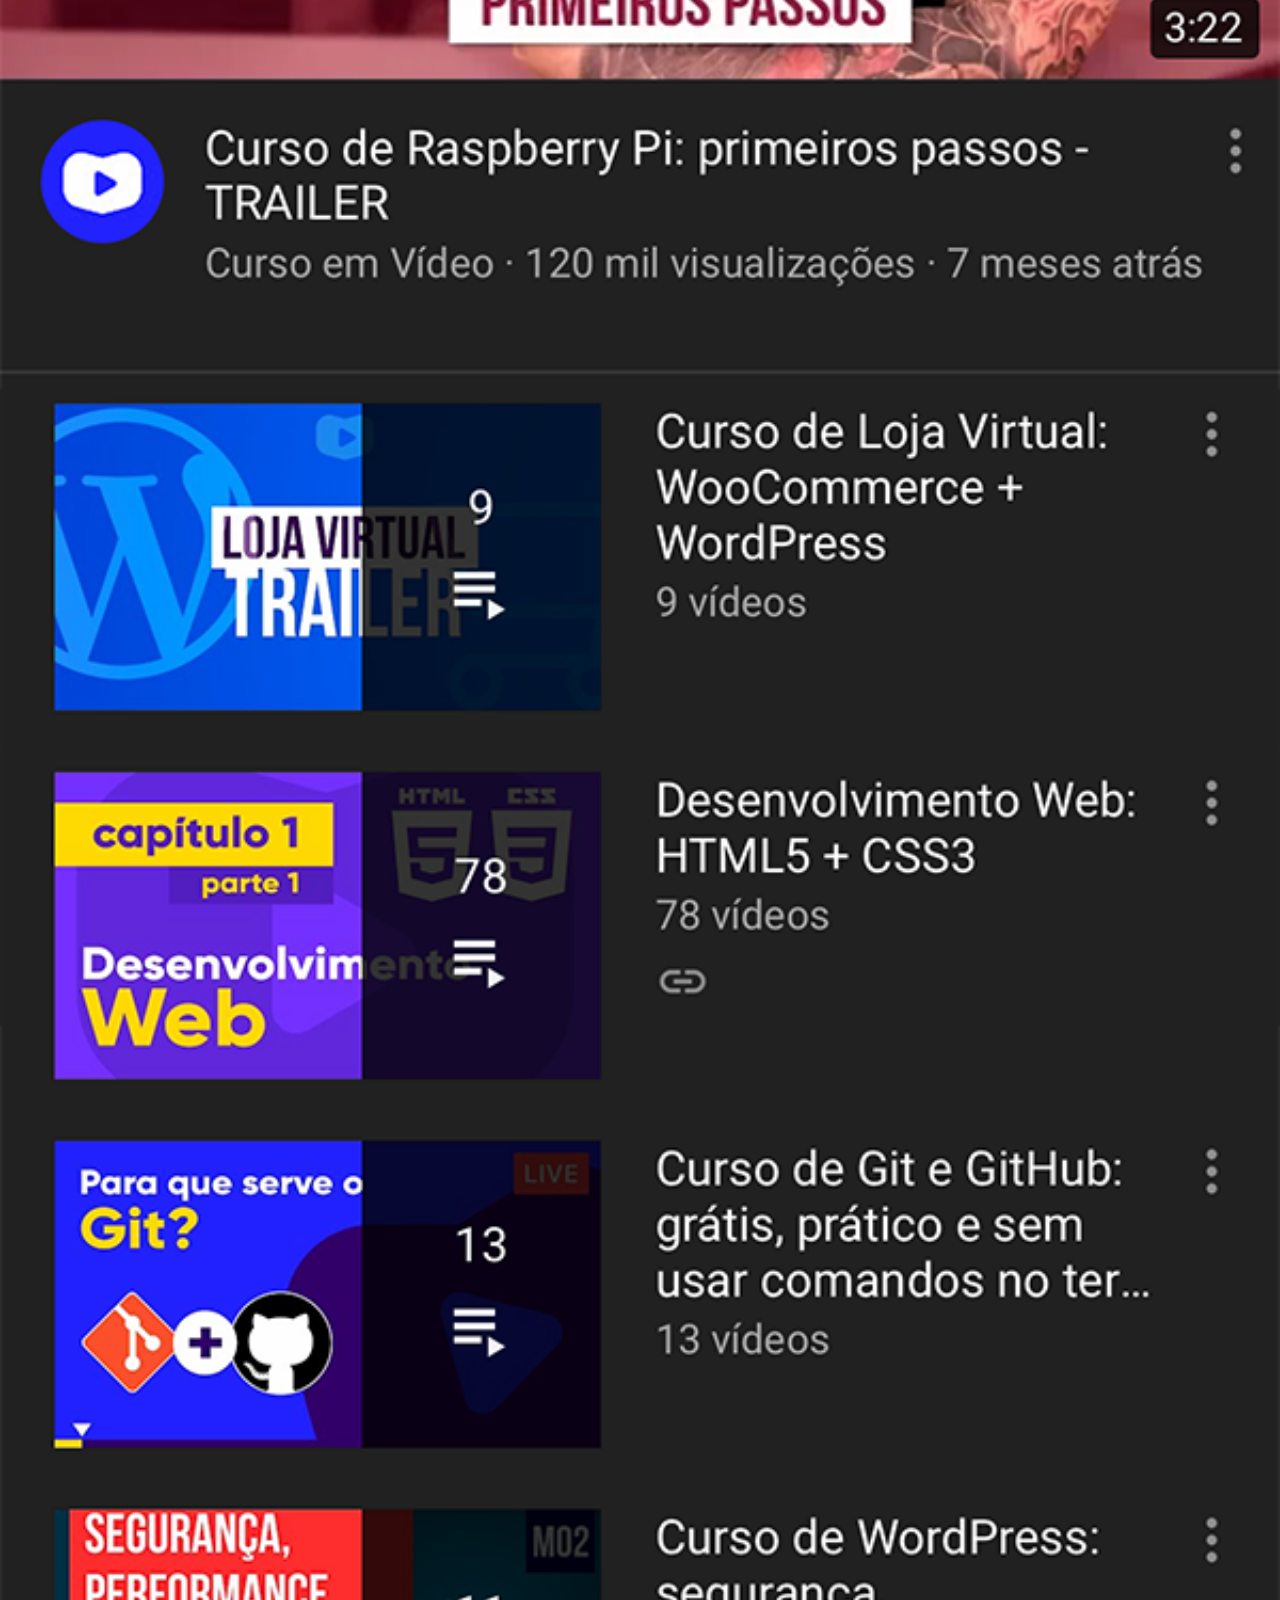
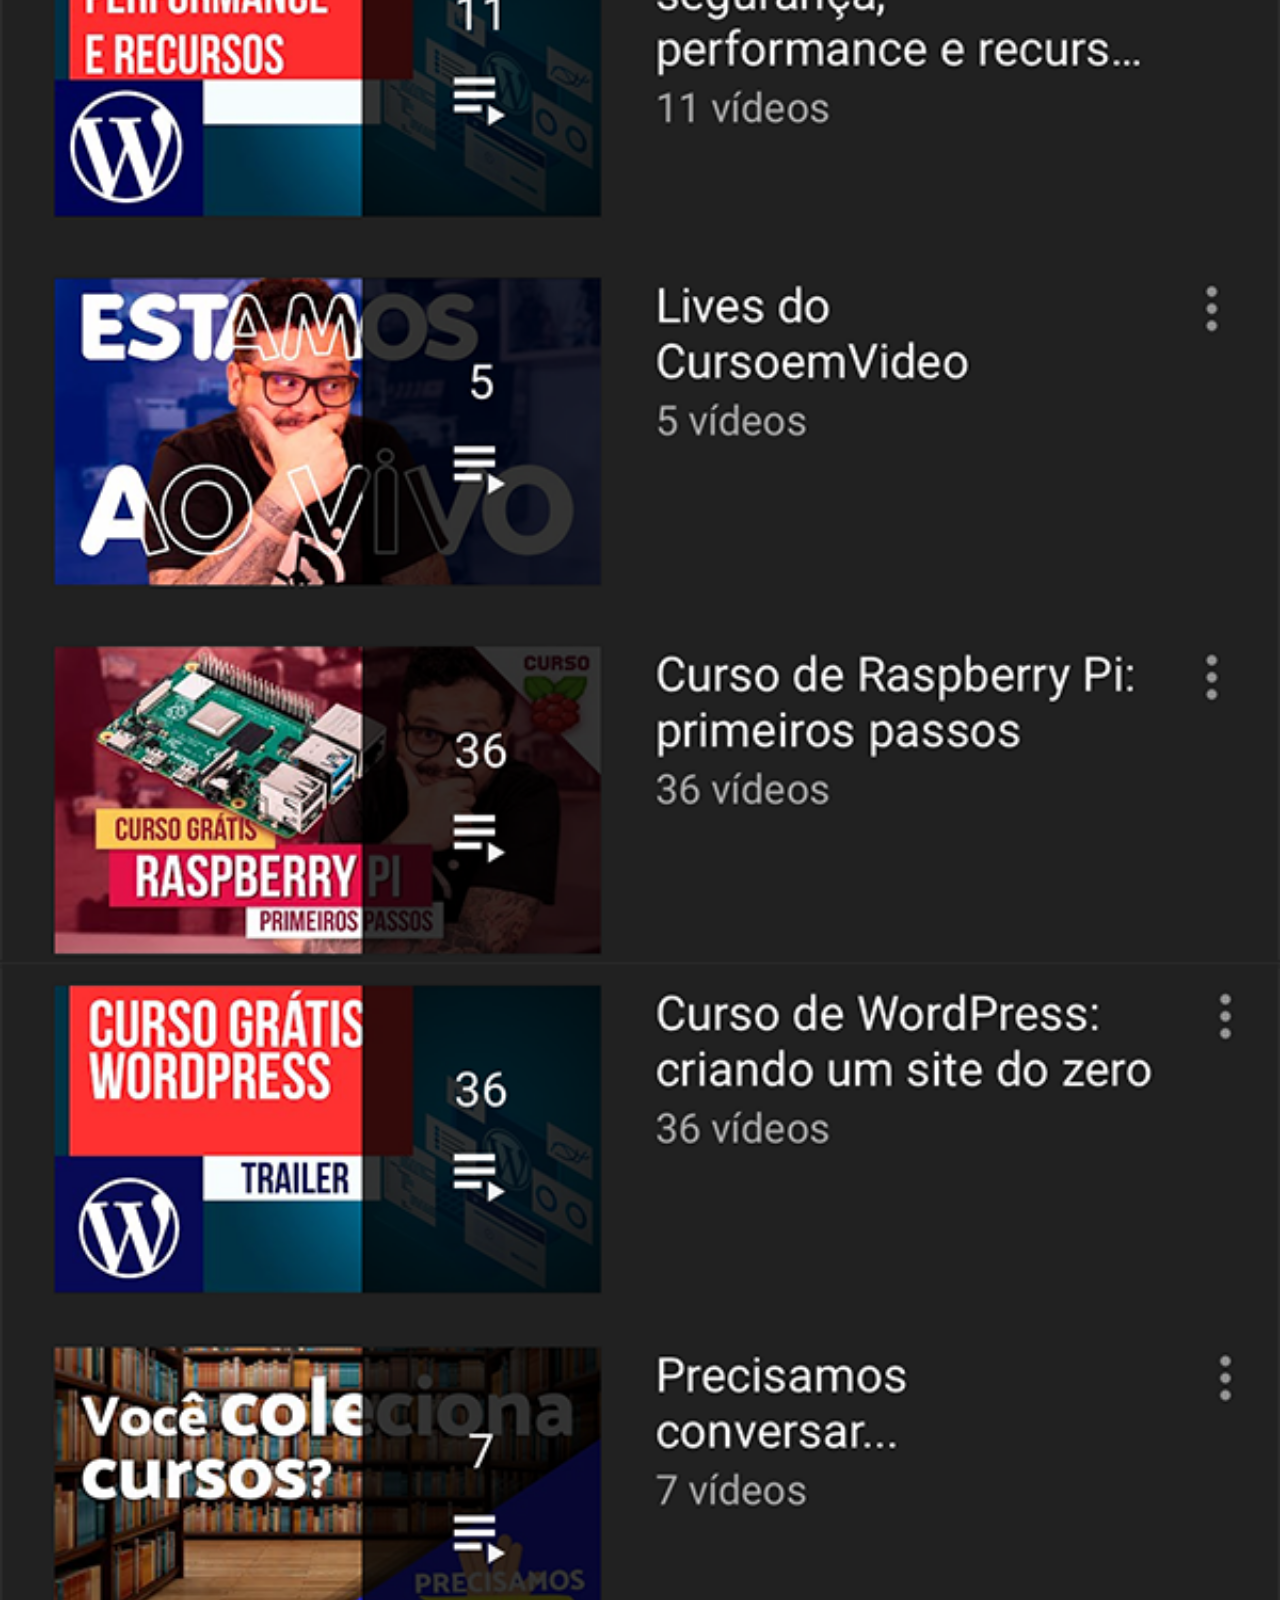
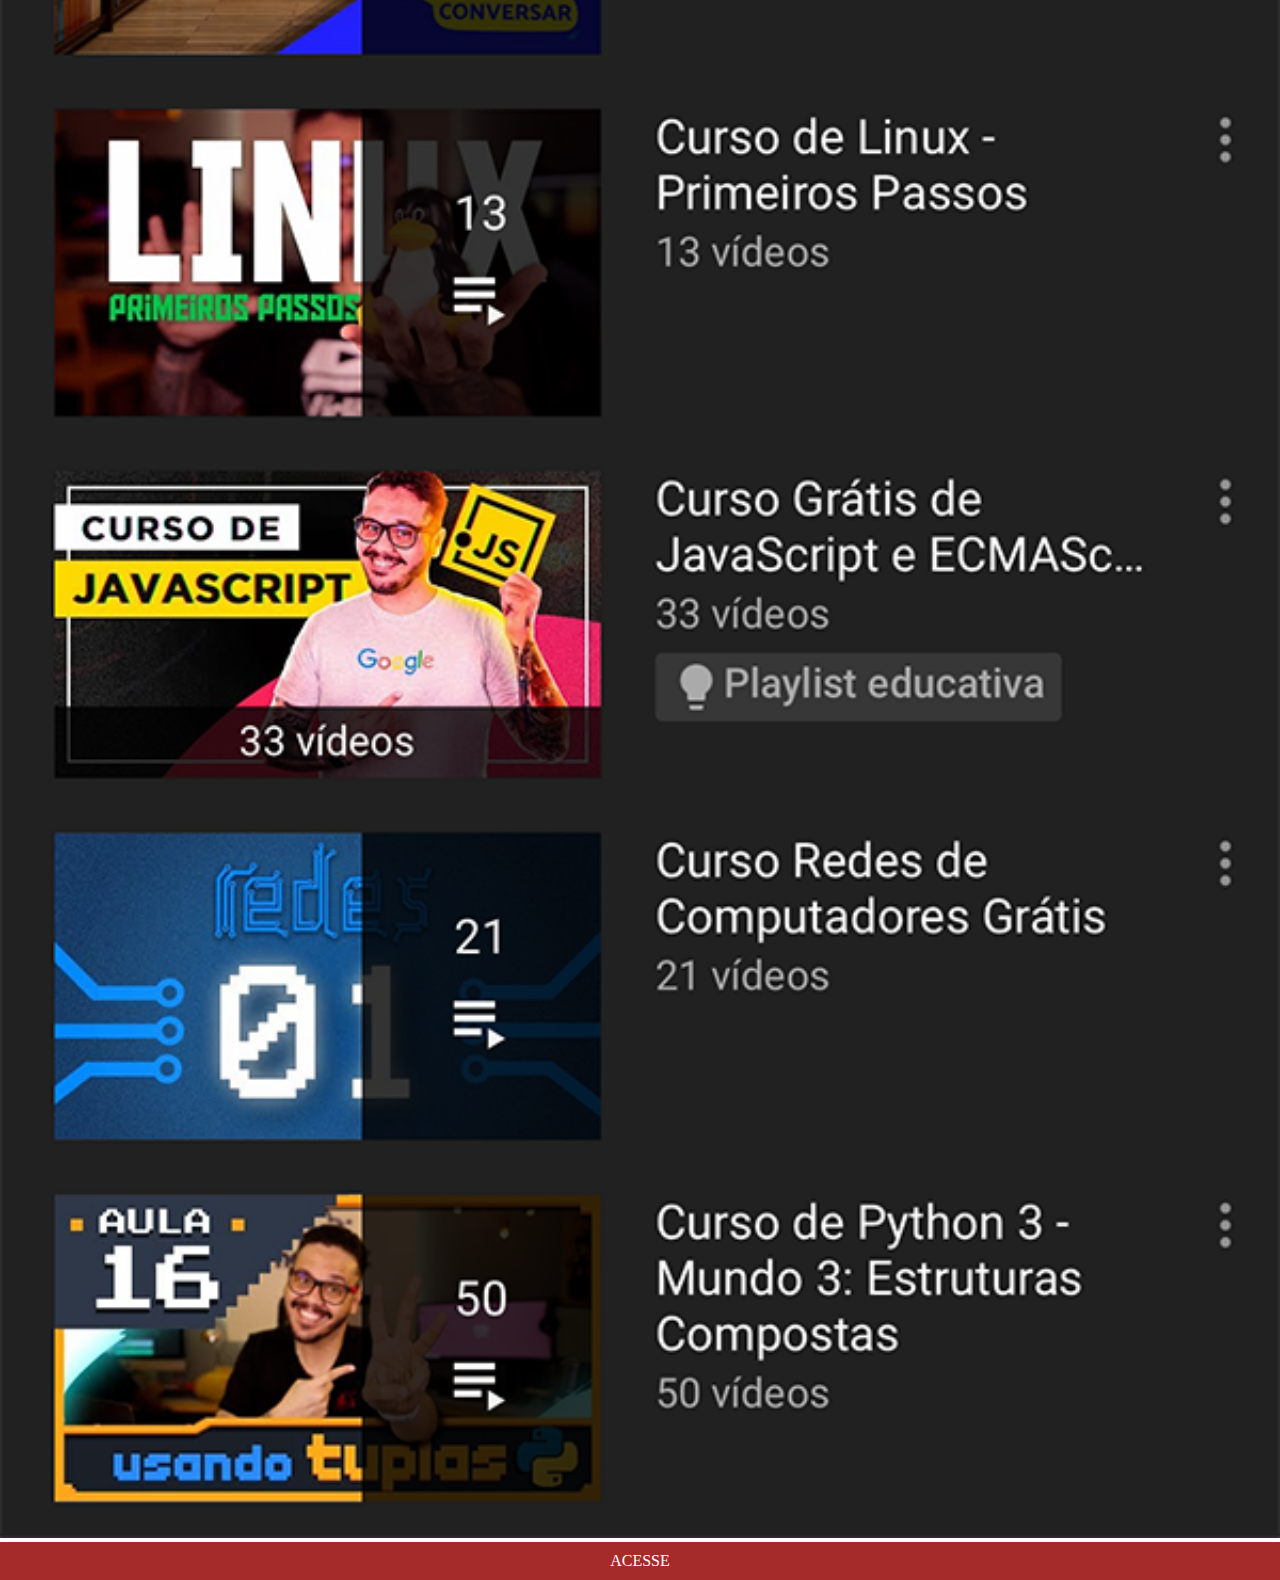
<file: youtube.html>
<!DOCTYPE html>
<html lang="pt-br">
<head>
    <meta charset="UTF-8">
    <meta name="viewport" content="width=device-width, initial-scale=1.0">
    <title>facebook</title>
    <link rel="stylesheet" href="estilos/botao.css">
</head>
<body>
    <img src="imagem/tela-youtube.png" alt="Youtube">
    <a href="https://www.youtube.com/watch?v=UOJ4V3DAAx8" target="_blank">ACESSE</a>
</body>
</html>
</file>
<file: estilos/style.css>
@charset "UTF-8";

* {
    padding: 0px;
    margin: 0px;
}
html, body {
    background-size: cover;
    height: 100vh;
    width: 100vw;
}

body {
    background-image:url('../imagem/fundo-madeira.jpg');
    background-repeat: no-repeat;
    background-position: top center;
    background-size: cover;
    background-attachment: fixed; /*Não muda nada, pois a imagem ocupa a tela toda.*/
}

main {
    position: relative;
    height: 100vh;
}

#telefone {
    position: absolute;
    top: 50%;
    left: 50%;
    transform: translate(-50%, -50%);
    background: url('../imagem/frame-iphone.png') no-repeat;
    height: 626px;
    width: 308px;
    border-radius: 55px;
}

#tela {
    position: absolute;
    top: 13%;
    left: 7%;
    
    width: 264px;
    height: 466px;
}

#redes-sociais {
    text-align: right;
}

#redes-sociais img {
    width: 50px;
    margin: 10px;
    border-radius: 50%;
    box-shadow: 2px 2px 5px rgba(0, 0, 0, 0.548);
    box-sizing: border-box;
}

#redes-sociais img:hover {
    border: 2px solid rgba(255, 255, 255, 0.359);
    transform: translate(-5px, -5px);
    box-shadow: 7px 7px 10px rgba(0, 0, 0, 0.548);
    transition: transform 0.2s, border 0.2s;
}
</file>
<file: estilos/botao.css>
@charset "UTF-8";

* {
            margin: 0px;
            padding: 0px;
        }

        ::-webkit-scrollbar {
            width: 0px;
            height: 0px;
        }

        img {
            width: 100vw;
        }

        a {
            display: block;
            text-align: center;
            background-color: brown;
            color: white;
            font-size: bolder;
            padding: 10px;
            text-decoration: none;
        }

        a:hover {
            background-color:rgb(252, 0, 0);
            text-decoration: underline;
        }
</file>
